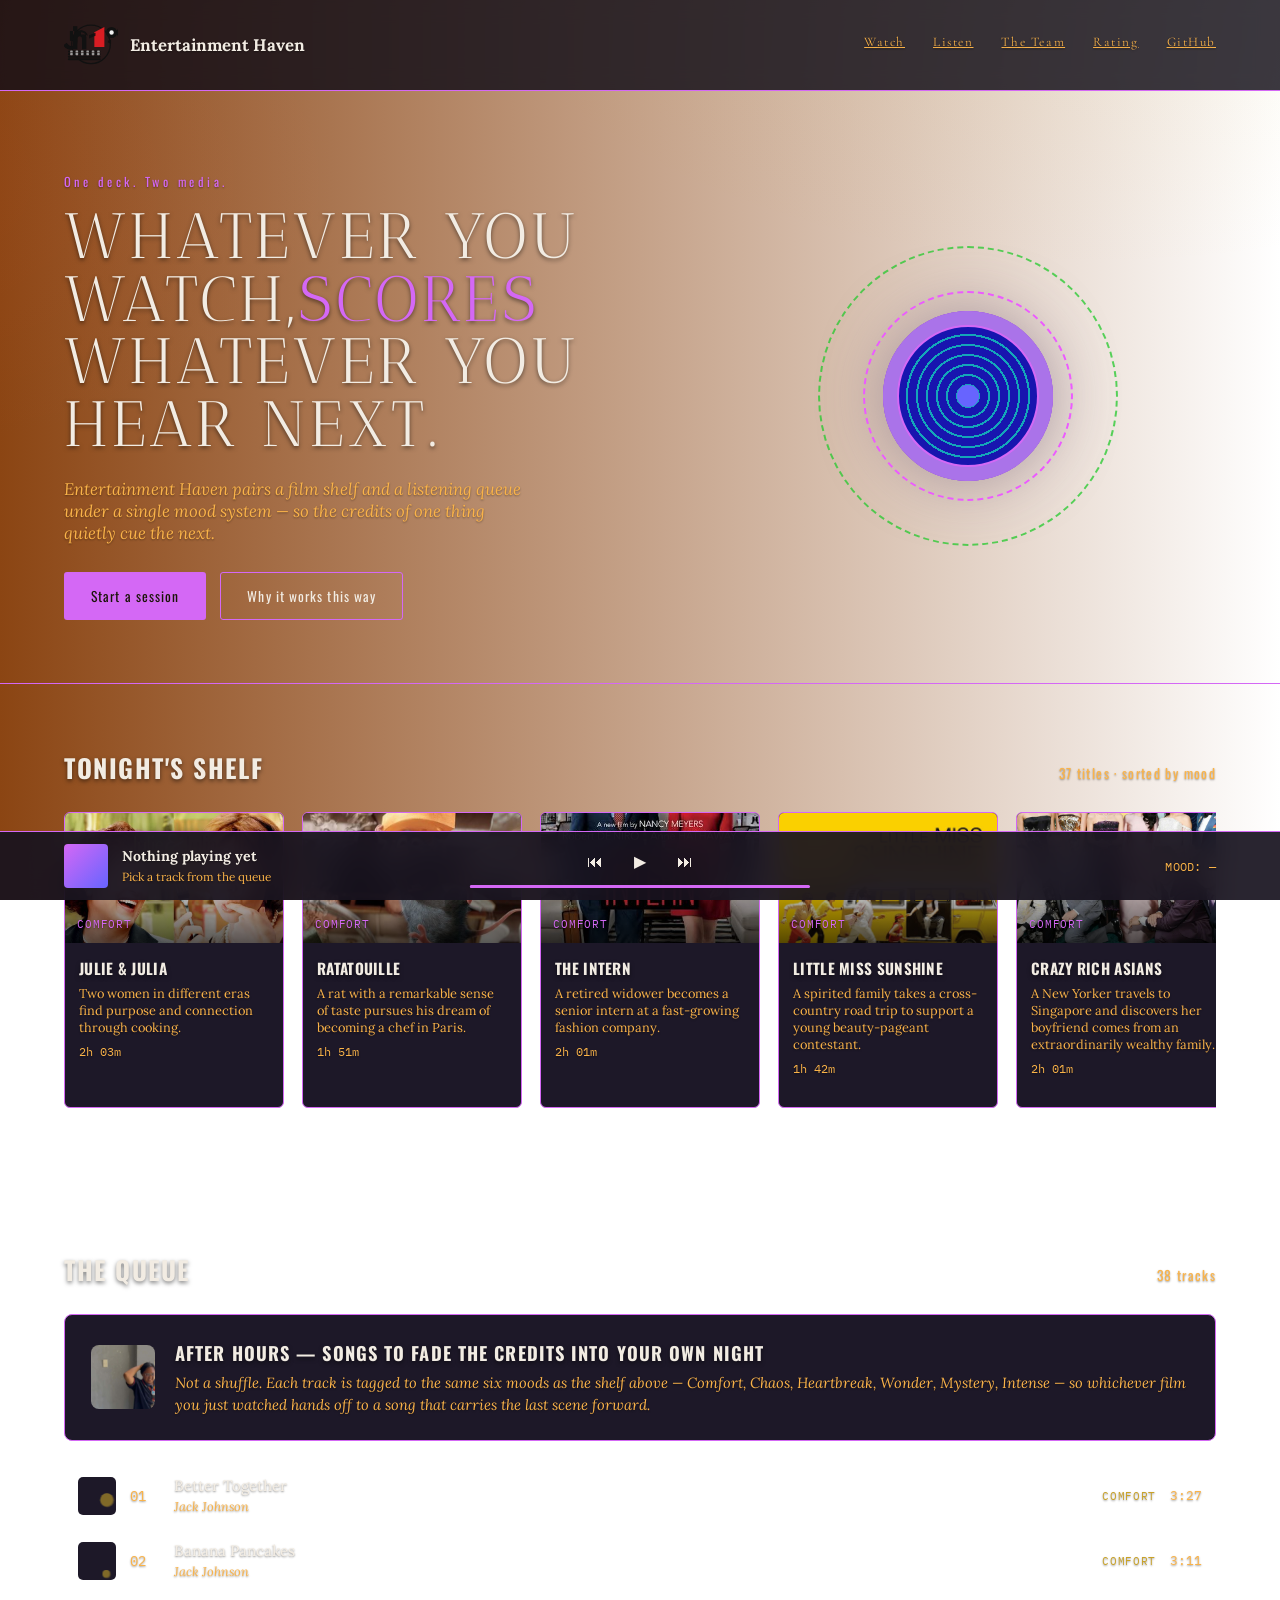
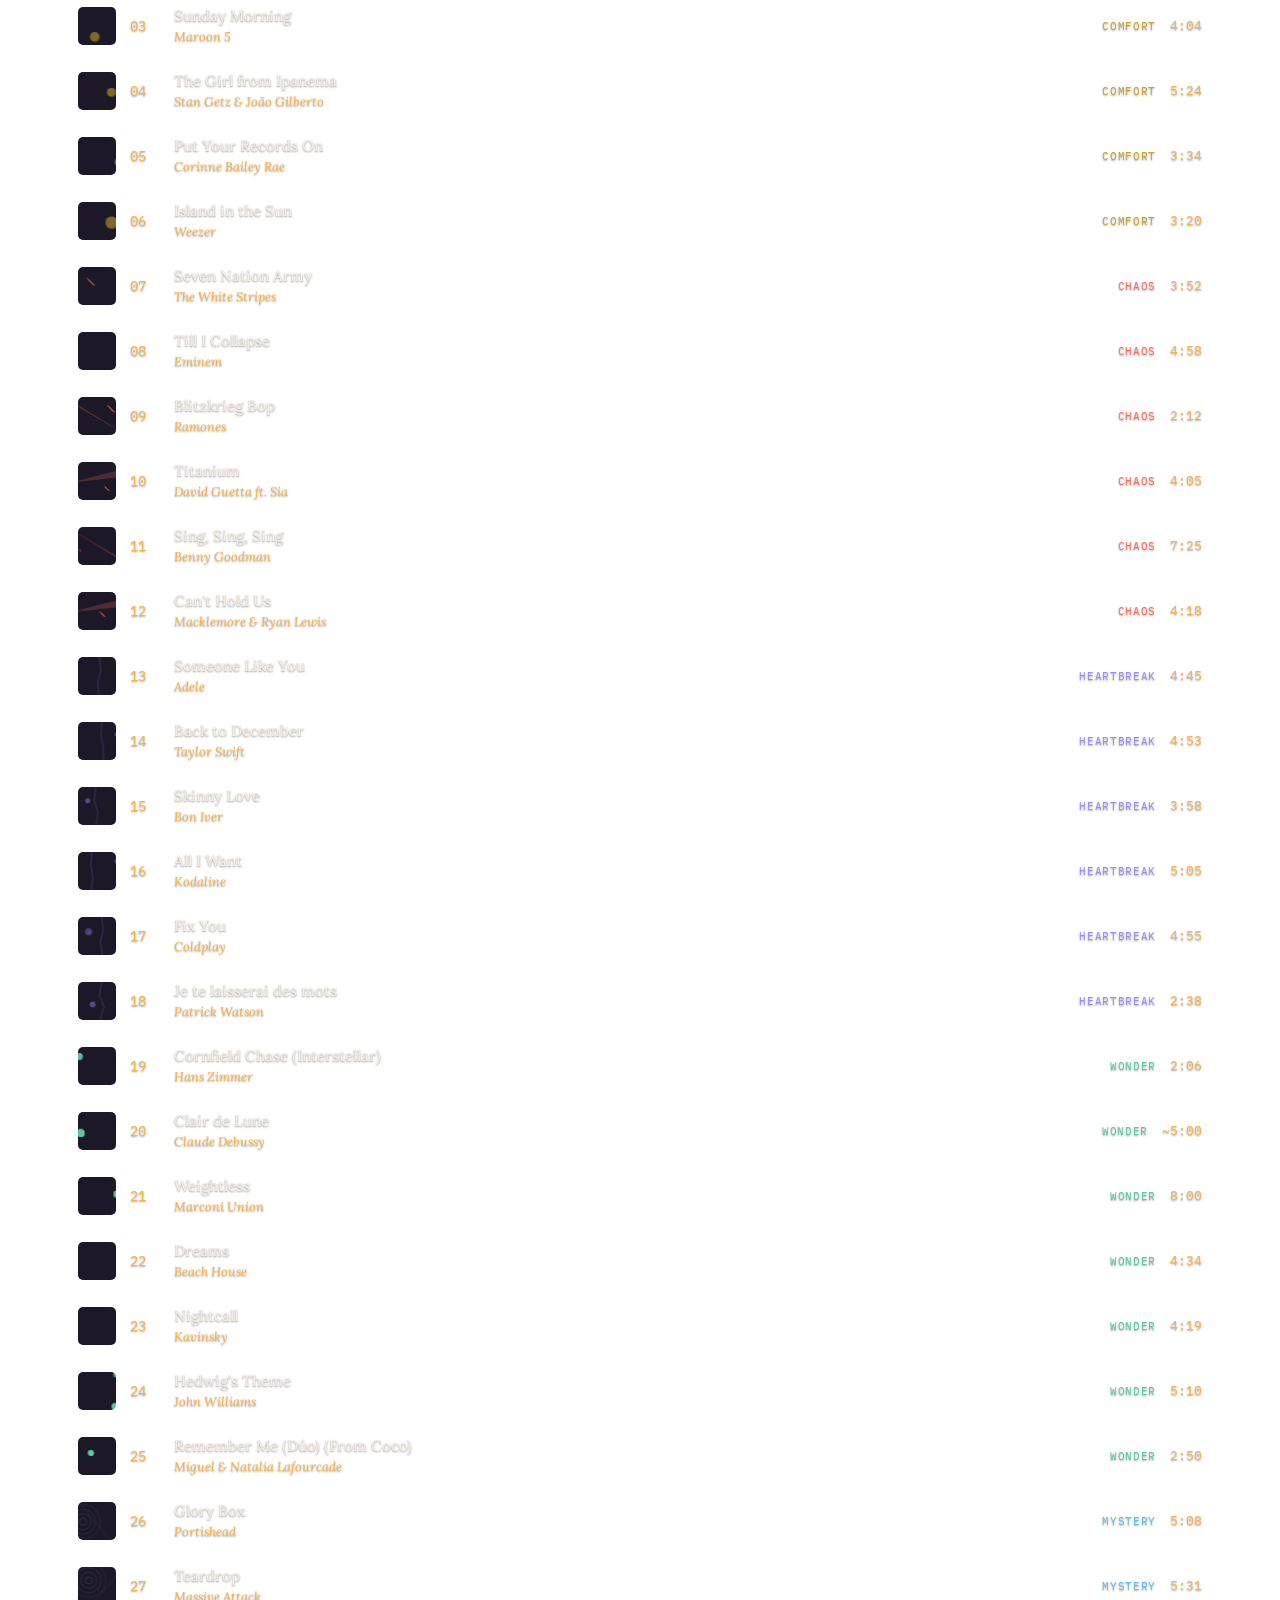
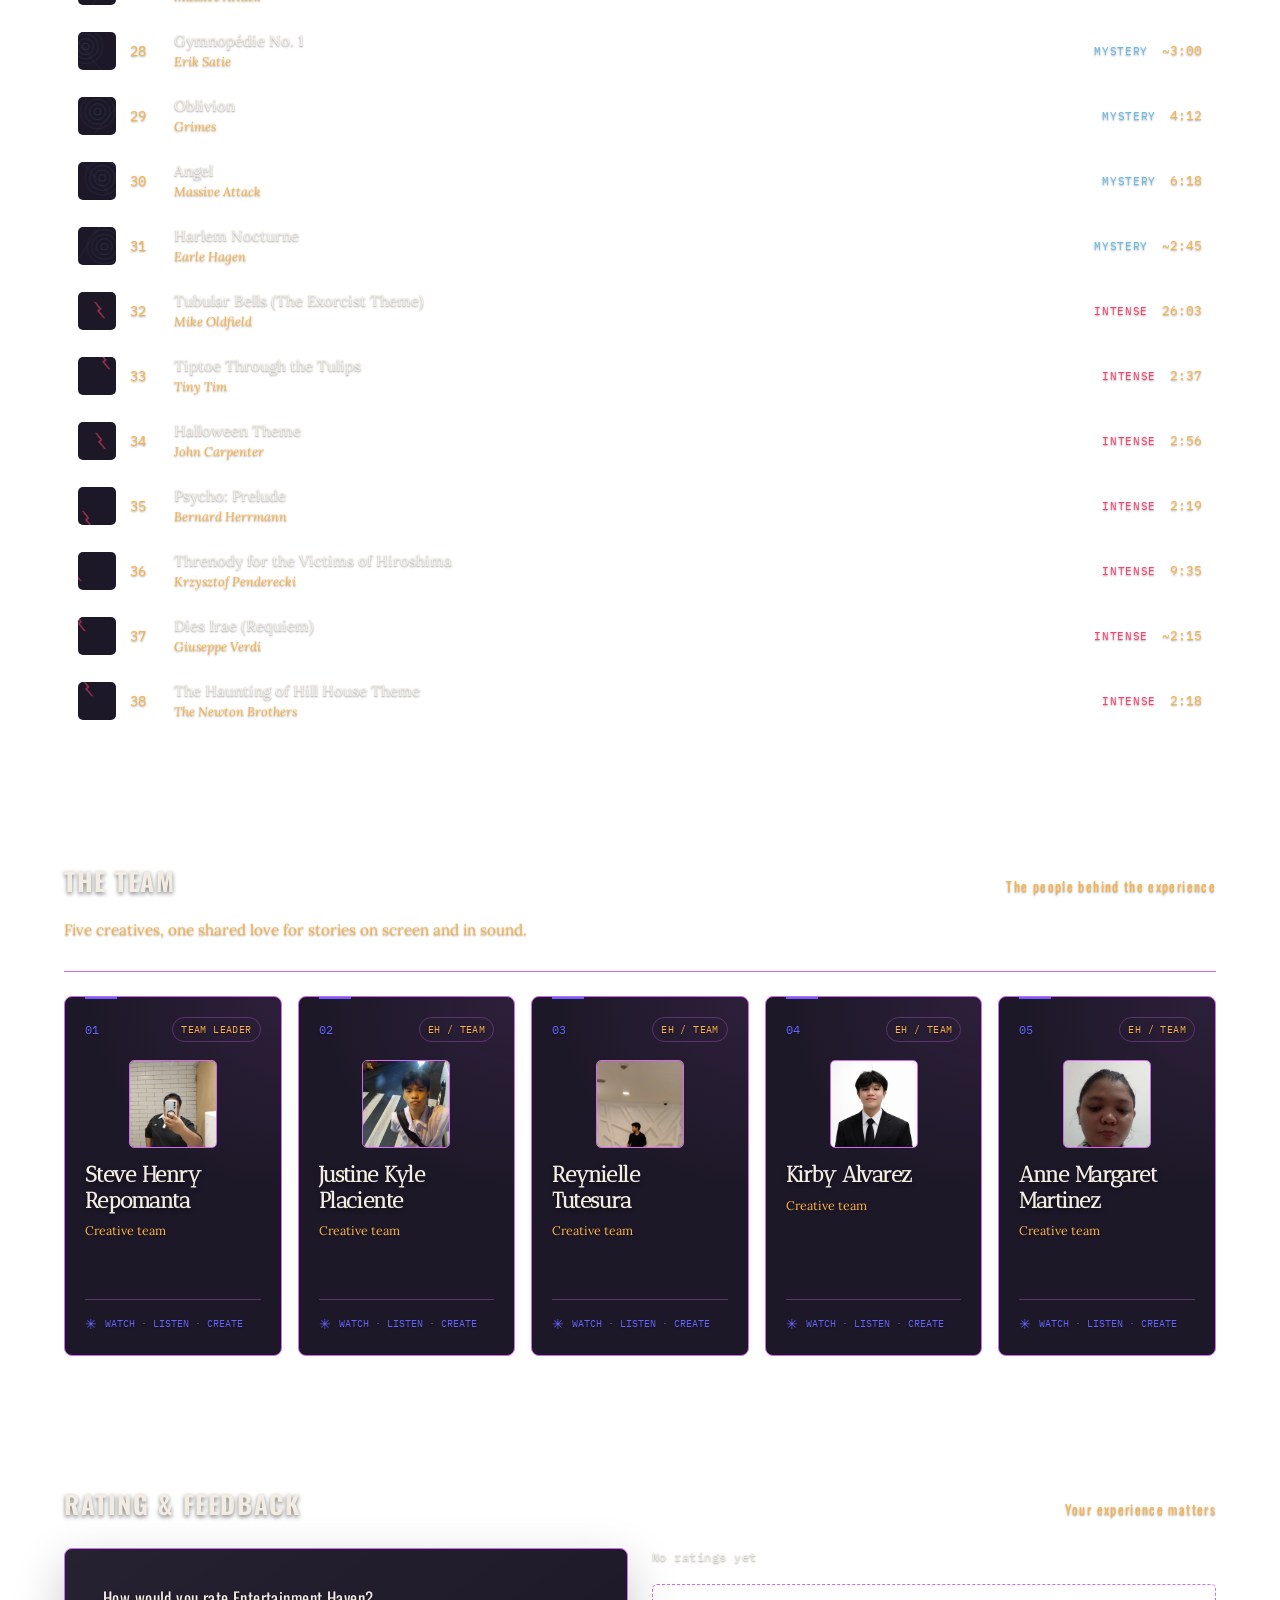
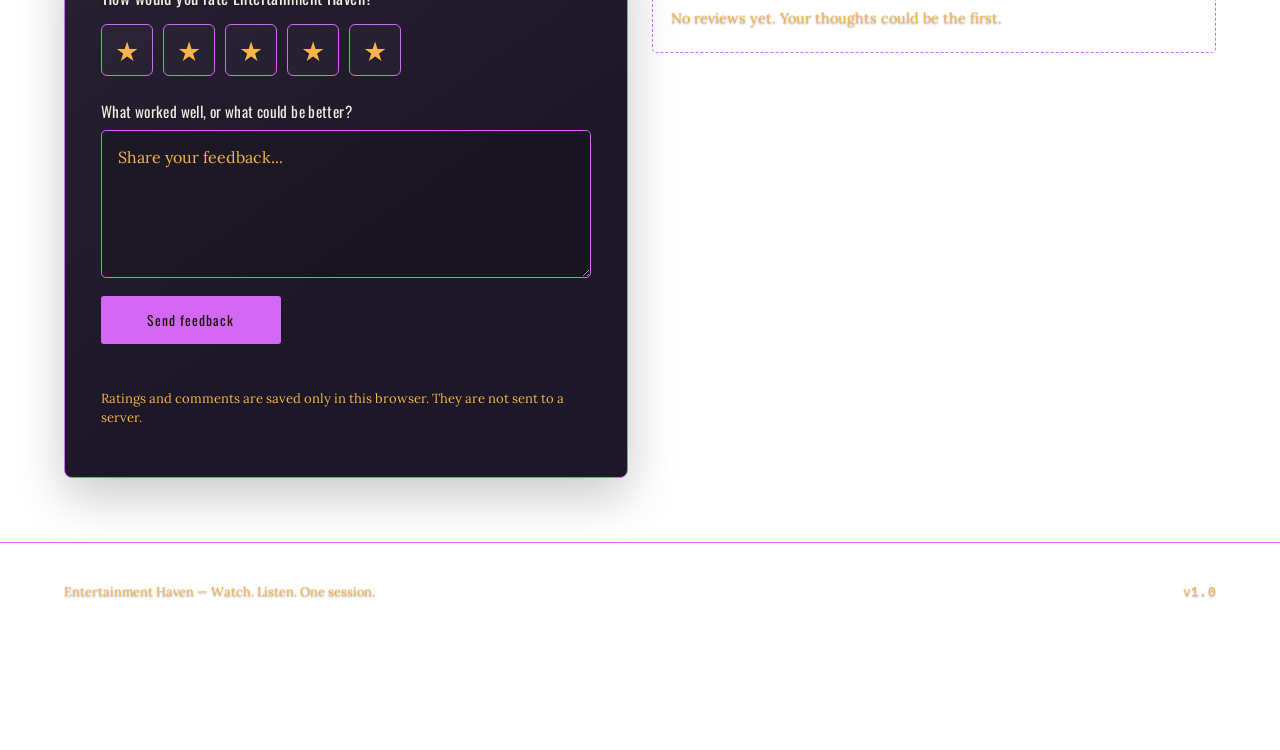
<file: index.html>
<!DOCTYPE html>
<html lang="en">
<head>
<meta charset="UTF-8">
<meta name="viewport" content="width=device-width, initial-scale=1.0">
<title>Entertainment Haven — When Music Meets Movies.</title>
<link rel="preconnect" href="https://fonts.googleapis.com">
<link href="https://fonts.googleapis.com/css2?family=Antic+Didone&family=Cormorant+Garamond:wght@400;500;600&family=Oswald:wght@400;500;600;700&family=Lora:ital,wght@0,400;0,500;1,400&family=IBM+Plex+Mono:wght@400;500&display=swap" rel="stylesheet">
<link rel="stylesheet" href="css/styles.css">
</head>
<body>

<nav>
  <div class="brand">
    <div class="brand-mark" aria-label="Entertainment Haven logo" role="img">
      <svg viewBox="0 0 420 380" xmlns="http://www.w3.org/2000/svg" aria-hidden="true">
        <g fill="none" fill-rule="evenodd">
          <circle cx="210" cy="185" r="150" stroke="#111111" stroke-width="10"/>
          <g transform="translate(30,20)">
            <g transform="translate(0,25)">
              <path d="M40 115V0h34v115c0 37-22 66-54 66-9 0-18-2-27-7-12-6-21-15-28-27l26-19c5 8 10 13 17 18 9 6 18 8 28 8 16 0 26-9 26-33V115H40zm-24-4V37h34v74H16z" fill="#111111"/>
              <path d="M102 45c24 0 42 17 42 42v92h-34v-84c0-11-8-19-18-19s-18 8-18 19v84H40V87c0-32 25-57 58-57 32 0 53 18 57 44-11-7-23-11-37-11h-16z" fill="#111111"/>
            </g>
            <g transform="translate(148,0)">
              <path d="M58 70L136 30v155H58V70z" fill="#d91d23"/>
              <path d="M17 95l50-20v24L17 119V95zm146 41l25-7v29l-25-7z" fill="#111111" opacity="0.9"/>
              <g transform="translate(150,10)">
                <circle cx="42" cy="63" r="43" fill="#111111"/>
                <circle cx="42" cy="63" r="17" fill="#f2f2f2"/>
                <circle cx="124" cy="63" r="43" fill="#111111"/>
                <circle cx="124" cy="63" r="17" fill="#f2f2f2"/>
                <circle cx="206" cy="63" r="43" fill="#111111"/>
                <circle cx="206" cy="63" r="17" fill="#f2f2f2"/>
              </g>
            </g>
          </g>
          <g transform="translate(30,215)">
            <g fill="#111111">
              <rect x="0" y="18" width="255" height="16" rx="8"/>
              <rect x="0" y="38" width="255" height="16" rx="8"/>
              <rect x="0" y="58" width="255" height="16" rx="8"/>
              <rect x="0" y="78" width="255" height="16" rx="8"/>
            </g>
            <g fill="#f5f5f5" opacity="0.6">
              <rect x="18" y="18" width="20" height="16" rx="3"/>
              <rect x="60" y="18" width="20" height="16" rx="3"/>
              <rect x="102" y="18" width="20" height="16" rx="3"/>
              <rect x="144" y="18" width="20" height="16" rx="3"/>
              <rect x="186" y="18" width="20" height="16" rx="3"/>
              <rect x="228" y="18" width="20" height="16" rx="3"/>
              <rect x="18" y="38" width="20" height="16" rx="3"/>
              <rect x="60" y="38" width="20" height="16" rx="3"/>
              <rect x="102" y="38" width="20" height="16" rx="3"/>
              <rect x="144" y="38" width="20" height="16" rx="3"/>
              <rect x="186" y="38" width="20" height="16" rx="3"/>
              <rect x="228" y="38" width="20" height="16" rx="3"/>
            </g>
          </g>
        </g>
      </svg>
    </div>
    Entertainment Haven
  </div>

  <div class="navlinks">
    <a href="#watch">Watch</a>
    <a href="#listen">Listen</a>
    <a href="#about">The Team</a>
    <a href="#rating">Rating</a>
    <a href="https://cidmiyamura911-ux.github.io/Entertainment-Haven/" target="_blank" rel="noopener">GitHub</a>
  </div>
</nav>

<section class="hero">
  <div>
    <div class="hero-eyebrow">One deck. Two media.</div>
    <h1>Whatever you<br>watch,<em>scores</em><br>whatever you<br>hear next.</h1>
    <p>Entertainment Haven pairs a film shelf and a listening queue under a single mood system — so the credits of one thing quietly cue the next.</p>
    <div class="cta-row">
      <button class="btn btn-solid" onclick="document.getElementById('watch').scrollIntoView()">Start a session</button>
      <button class="btn btn-ghost" onclick="document.getElementById('about').scrollIntoView()">Why it works this way</button>
    </div>
  </div>
  <div class="signature">
    <div class="reel-ring"></div>
    <div class="reel-ring small"></div>
    <div class="disc"></div>
  </div>
</section>

<section id="watch">
  <div class="section-head">
    <h2>Tonight's shelf</h2>
    <span class="tag">37 titles · sorted by mood</span>
  </div>
  <div class="shelf" id="shelfRow"></div>
</section>

<dialog class="movie-dialog" id="movieDialog" aria-labelledby="movieTitle">
  <div class="movie-shell">
    <aside class="movie-suggestions" aria-label="Related suggestions">
      <div class="suggestion-group">
        <h3>More films</h3>
        <div class="suggestion-list" id="movieSuggestions"></div>
      </div>
      <div class="suggestion-group">
        <h3>Music for this mood</h3>
        <div class="suggestion-list" id="musicSuggestions"></div>
      </div>
    </aside>
    <section class="movie-view" aria-label="Movie details and playback">
      <header class="movie-view-header">
        <div>
          <p id="movieMood" class="mono"></p>
          <h2 id="movieTitle"></h2>
          <p id="movieYear"></p>
        </div>
        <button class="movie-close" id="movieClose" type="button" aria-label="Close movie viewer" title="Close">×</button>
      </header>
      <p class="movie-description" id="movieDescription"></p>
      <div class="movie-tabs" role="tablist" aria-label="Movie playback mode">
        <button class="movie-tab" id="trailerTab" type="button" role="tab" aria-selected="true" aria-controls="movieMedia" data-mode="trailer">Trailer</button>
        <button class="movie-tab" id="movieTab" type="button" role="tab" aria-selected="false" aria-controls="movieMedia" data-mode="movie">Movie</button>
      </div>
      <div class="movie-media" id="movieMedia" role="tabpanel" aria-labelledby="trailerTab">
        <iframe
          id="movieVideo"
          src=""
          title="Trailer"
          frameborder="0"
          allow="accelerometer; autoplay; clipboard-write; encrypted-media; gyroscope; picture-in-picture"
          referrerpolicy="strict-origin-when-cross-origin"
          allowfullscreen
          hidden
        ></iframe>
        <video id="movieNativeVideo" controls playsinline hidden style="width:100%; height:100%; object-fit:contain;"></video>
        <div class="movie-empty" id="movieEmpty">
          <strong id="movieMediaTitle">Trailer unavailable</strong>
          <p id="movieMediaMessage">Add a trailer video to the site to play it here.</p>
          <a class="youtube-fallback-link" id="movieVideoLink" target="_blank" rel="noopener" hidden>Watch on YouTube</a>
        </div>
      </div>
      <div style="display:flex; justify-content:space-between; align-items:center; flex-wrap:wrap; gap:10px; margin-top:12px;">
        <p class="movie-meta" style="margin:0;">Choose a related film or track from the left.</p>
        <a id="movieExternalLink" class="btn btn-ghost" href="#" target="_blank" rel="noopener noreferrer" style="font-size:0.75rem; padding:6px 14px; text-decoration:none; display:none;">Watch on YouTube ↗</a>
      </div>
    </section>
  </div>
</dialog>

<section id="listen">
  <div class="section-head">
    <h2>The queue</h2>
    <span class="tag">38 tracks</span>
  </div>

  <div class="playlist-intro">
    <img class="playlist-photo" src="images/this%20photo.jpg" alt="Team member featured in the playlist banner">
    <div>
      <h3>After Hours — songs to fade the credits into your own night</h3>
      <p>Not a shuffle. Each track is tagged to the same six moods as the shelf above — Comfort, Chaos, Heartbreak, Wonder, Mystery, Intense — so whichever film you just watched hands off to a song that carries the last scene forward.</p>
    </div>
  </div>

  <div class="youtube-track-player" id="musicVideoPlayer" hidden>
    <iframe
      id="musicVideo"
      src="about:blank"
      title="Music video"
      allow="accelerometer; clipboard-write; encrypted-media; gyroscope; picture-in-picture"
      referrerpolicy="strict-origin-when-cross-origin"
      allowfullscreen
    ></iframe>
    <a class="youtube-fallback-link" id="musicVideoLink" target="_blank" rel="noopener" hidden>Listen on YouTube</a>
  </div>

  <div id="trackList"></div>
</section>

<section id="about">
  <div class="section-head">
    <h2>The Team</h2>
    <span class="tag">The people behind the experience</span>
  </div>
  <p class="team-intro">Five creatives, one shared love for stories on screen and in sound.</p>
  <ol class="team-grid" aria-label="Entertainment Haven team">
    <li class="team-card">
      <div class="team-card-top"><span class="team-number">01</span><span class="team-badge">TEAM LEADER</span></div>
      <div class="team-photo" aria-hidden="true"><img src="team/Steve.jpg" alt="Steve Henry Repomanta"></div>
      <h3>Steve Henry<br>Repomanta</h3>
      <p class="team-role">Creative team</p>
      <div class="team-card-footer"><span class="team-spark" aria-hidden="true">✳</span><span>Watch · Listen · Create</span></div>
    </li>
    <li class="team-card">
      <div class="team-card-top"><span class="team-number">02</span><span class="team-badge">EH / TEAM</span></div>
      <div class="team-photo" aria-hidden="true"><img src="team/Justin.jpg" alt="Justine Kyle Placiente"></div>
      <h3>Justine Kyle<br>Placiente</h3>
      <p class="team-role">Creative team</p>
      <div class="team-card-footer"><span class="team-spark" aria-hidden="true">✳</span><span>Watch · Listen · Create</span></div>
    </li>
    <li class="team-card">
      <div class="team-card-top"><span class="team-number">03</span><span class="team-badge">EH / TEAM</span></div>
      <div class="team-photo" aria-hidden="true"><img src="team/Reynielle.jpg" alt="Reynielle Tutesura"></div>
      <h3>Reynielle<br>Tutesura</h3>
      <p class="team-role">Creative team</p>
      <div class="team-card-footer"><span class="team-spark" aria-hidden="true">✳</span><span>Watch · Listen · Create</span></div>
    </li>
    <li class="team-card">
      <div class="team-card-top"><span class="team-number">04</span><span class="team-badge">EH / TEAM</span></div>
      <div class="team-photo" aria-hidden="true"><img src="team/Kirby.jpg" alt="Kirby Alvarez"></div>
      <h3>Kirby Alvarez</h3>
      <p class="team-role">Creative team</p>
      <div class="team-card-footer"><span class="team-spark" aria-hidden="true">✳</span><span>Watch · Listen · Create</span></div>
    </li>
    <li class="team-card">
      <div class="team-card-top"><span class="team-number">05</span><span class="team-badge">EH / TEAM</span></div>
      <div class="team-photo" aria-hidden="true"><img src="team/Anne.jpg" alt="Anne Margaret Martinez"></div>
      <h3>Anne Margaret<br>Martinez</h3>
      <p class="team-role">Creative team</p>
      <div class="team-card-footer"><span class="team-spark" aria-hidden="true">✳</span><span>Watch · Listen · Create</span></div>
    </li>
  </ol>
</section>

<section id="rating">
  <div class="section-head">
    <h2>Rating &amp; feedback</h2>
    <span class="tag">Your experience matters</span>
  </div>
  <div class="rating-grid">
    <form class="rating-form" id="ratingForm">
      <fieldset>
        <legend>How would you rate Entertainment Haven?</legend>
        <div class="rating-options" role="radiogroup" aria-label="Choose a rating from one to five stars">
          <label class="rating-choice"><input type="radio" name="rating" value="1" required aria-label="1 star"><span aria-hidden="true">★</span></label>
          <label class="rating-choice"><input type="radio" name="rating" value="2" aria-label="2 stars"><span aria-hidden="true">★</span></label>
          <label class="rating-choice"><input type="radio" name="rating" value="3" aria-label="3 stars"><span aria-hidden="true">★</span></label>
          <label class="rating-choice"><input type="radio" name="rating" value="4" aria-label="4 stars"><span aria-hidden="true">★</span></label>
          <label class="rating-choice"><input type="radio" name="rating" value="5" aria-label="5 stars"><span aria-hidden="true">★</span></label>
        </div>
      </fieldset>
      <label for="feedbackText">What worked well, or what could be better?</label>
      <textarea id="feedbackText" name="feedback" maxlength="800" required placeholder="Share your feedback..."></textarea>
      <button class="btn btn-solid" type="submit">Send feedback</button>
      <p class="rating-status" id="ratingStatus" role="status" aria-live="polite"></p>
      <p class="rating-note">Ratings and comments are saved only in this browser. They are not sent to a server.</p>
    </form>
    <div>
      <p class="rating-summary" id="ratingSummary" aria-live="polite">No ratings yet</p>
      <ol class="feedback-list" id="feedbackList" aria-label="Recent feedback"></ol>
    </div>
  </div>
</section>
<footer>
  <span>Entertainment Haven — Watch. Listen. One session.</span>
  <span class="mono">v1.0</span>
</footer>

<div class="deck">
  <div class="deck-media">
    <div class="deck-thumb" id="deckThumb"></div>
    <div>
      <strong id="deckTitle">Nothing playing yet</strong>
      <span id="deckSub">Pick a track from the queue</span>
    </div>
  </div>
  <div class="deck-controls">
    <div class="deck-btns">
      <button type="button" title="Previous" onclick="prevTrack()">⏮</button>
      <button class="play-toggle" id="playToggle" onclick="togglePlay()">▶</button>
      <button type="button" title="Next" onclick="nextTrack()">⏭</button>
    </div>
    <div class="scrub"><div class="fill" id="scrubFill"></div></div>
  </div>
  <div class="deck-right">
    <span id="moodBadge" class="mono">MOOD: —</span>
  </div>
</div>

<audio id="mainAudio" loop preload="auto">
  <source src="./audios/YUNDI%20plays%20Mozart_%20Piano%20Sonata%20No.%2011%20in%20A%20Major%2C%20K.%20331%20_Alla%20Turca__%20III.%20Rondo%20alla%20Turca%20%5Bn2Tru4Qa3pc%5D%20%281%29.mp3" type="audio/mpeg">
  <source src="https://cidmiyamura911-ux.github.io/Entertainment-Haven/audios/YUNDI%20plays%20Mozart_%20Piano%20Sonata%20No.%2011%20in%20A%20Major%2C%20K.%20331%20_Alla%20Turca__%20III.%20Rondo%20alla%20Turca%20%5Bn2Tru4Qa3pc%5D%20%281%29.mp3" type="audio/mpeg">
</audio>
<audio id="queueAudio" preload="none"></audio>

<script src="js/script.js"></script>
</body>
</html>
</file>
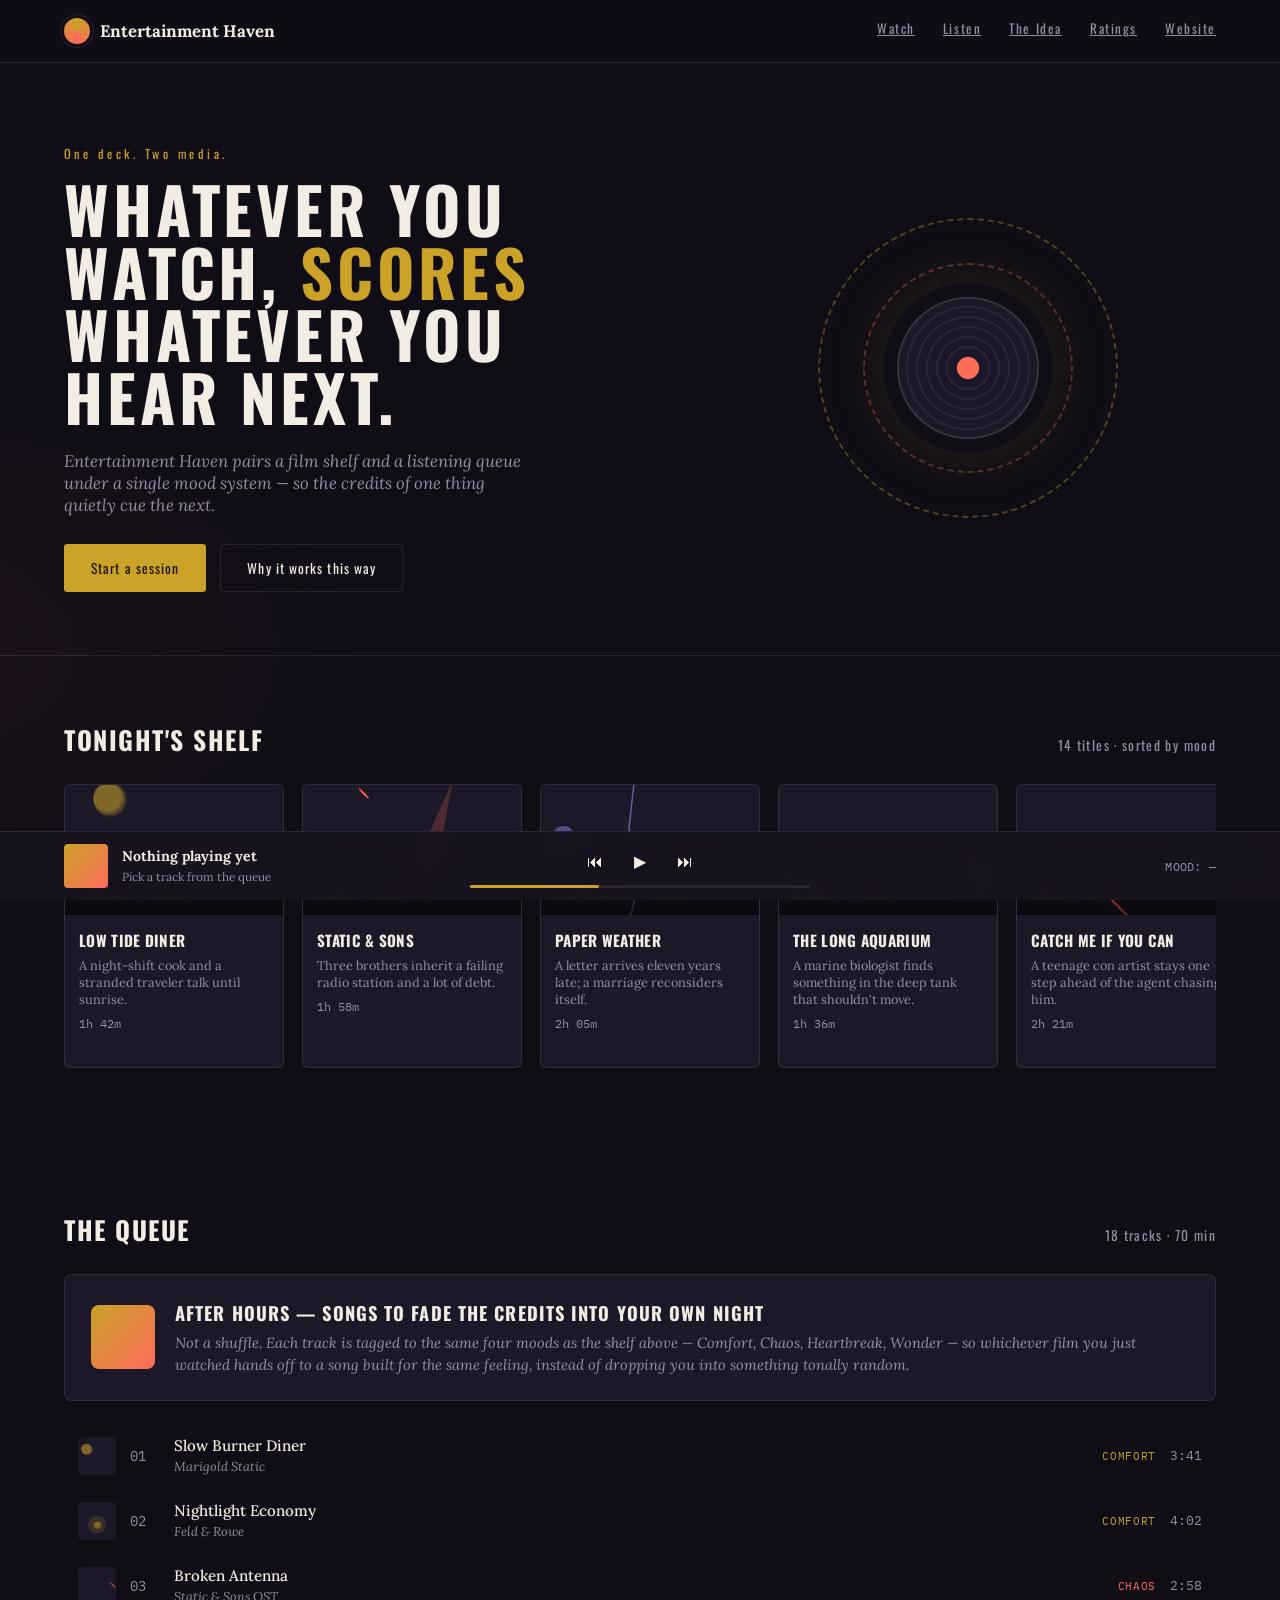
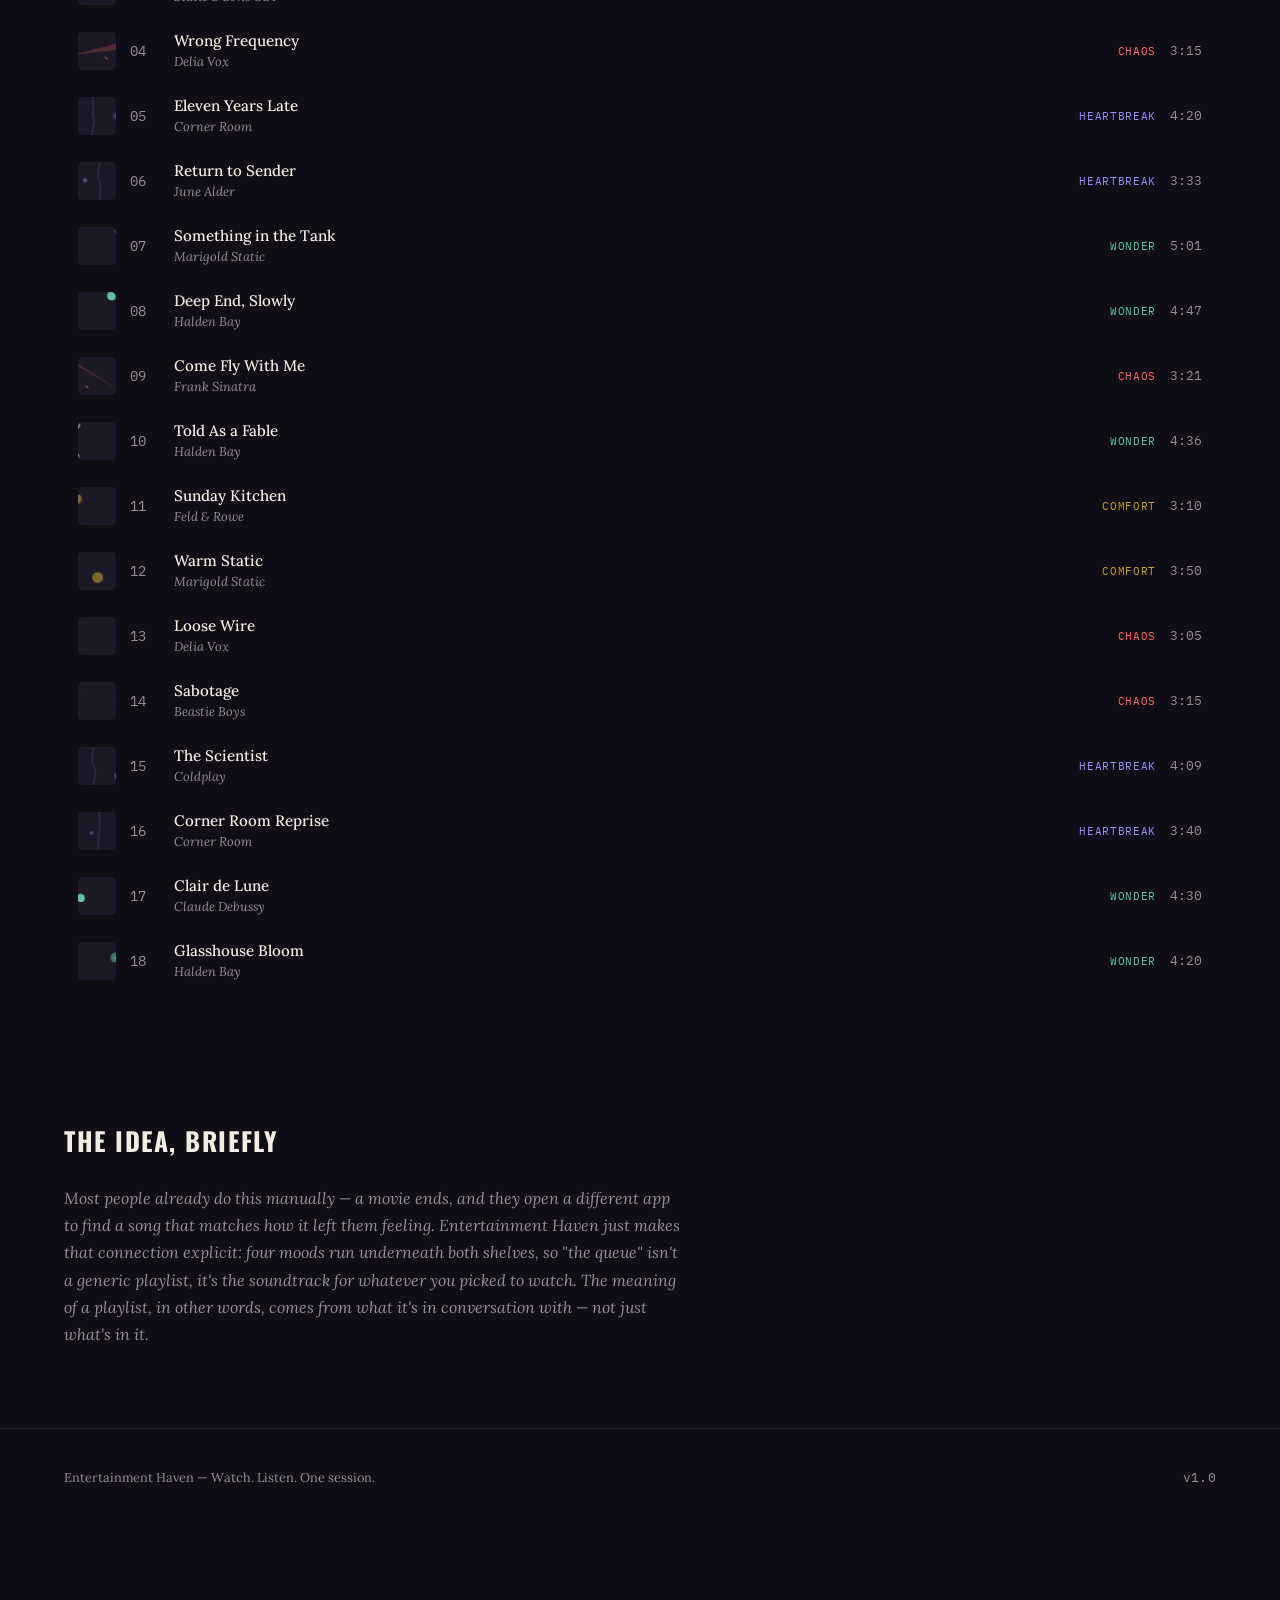
<file: copy.html>
<!DOCTYPE html>
<html lang="en">
<head>
<meta charset="UTF-8">
<meta name="viewport" content="width=device-width, initial-scale=1.0">
<title>Entertainment Haven — When Music Meets Movies.</title>
<link rel="preconnect" href="https://fonts.googleapis.com">
<link href="https://fonts.googleapis.com/css2?family=Oswald:wght@400;500;600;700&family=Lora:ital,wght@0,400;0,500;1,400&family=IBM+Plex+Mono:wght@400;500&display=swap" rel="stylesheet">
<style>
  :root{
    --bg: #100d16;
    --bg-soft: #17131f;
    --panel: #1d1828;
    --panel-hi: #251f33;
    --gold: #c9a227;
    --gold-dim: #8a7223;
    --coral: #ff6b5b;
    --text: #f2ece3;
    --muted: #948da3;
    --hair: rgba(242,236,227,0.09);
  }
  *{box-sizing:border-box;}
  html{scroll-behavior:smooth;}
  body{
    margin:0;
    background:
      radial-gradient(1100px 600px at 85% -10%, rgba(201,162,39,0.08), transparent 60%),
      radial-gradient(900px 500px at -10% 20%, rgba(255,107,91,0.06), transparent 55%),
      var(--bg);
    color:var(--text);
    font-family:'Lora', serif;
    -webkit-font-smoothing:antialiased;
    padding-bottom:110px; /* room for now-playing deck */
  }
  h1,h2,h3,.disp{font-family:'Oswald',sans-serif; text-transform:uppercase; letter-spacing:0.06em;}
  .mono{font-family:'IBM Plex Mono',monospace; letter-spacing:0.02em;}
  a{color:inherit;}

  /* ---------- NAV ---------- */
  nav{
    position:sticky; top:0; z-index:50;
    display:flex; align-items:center; justify-content:space-between;
    padding:18px 5vw;
    background:rgba(16,13,22,0.82);
    backdrop-filter:blur(10px);
    border-bottom:1px solid var(--hair);
  }
  .brand{display:flex; align-items:center; gap:10px; font-size:1.05rem; font-weight:700;}
  .brand .mark{
    width:26px; height:26px; border-radius:50%;
    background:conic-gradient(var(--gold), var(--coral), var(--gold));
    box-shadow:0 0 0 3px var(--bg), 0 0 0 4px var(--hair);
  }
  .navlinks{display:flex; gap:28px; font-family:'Oswald',sans-serif; font-size:0.82rem; letter-spacing:0.12em; color:var(--muted);}
  .navlinks a{padding-bottom:4px; border-bottom:2px solid transparent; transition:.2s;}
  .navlinks a:hover{color:var(--text); border-color:var(--gold);}

  /* ---------- HERO ---------- */
  .hero{
    position:relative;
    padding:9vh 5vw 7vh;
    display:grid; grid-template-columns:1.1fr 0.9fr; gap:48px;
    align-items:center;
    border-bottom:1px solid var(--hair);
    overflow:hidden;
  }
  .hero-eyebrow{color:var(--gold); font-family:'Oswald',sans-serif; font-size:0.78rem; letter-spacing:0.28em; margin-bottom:14px;}
  .hero h1{font-size:clamp(2.4rem, 5vw, 4.4rem); line-height:0.98; margin:0 0 22px;}
  .hero h1 em{font-style:normal; color:var(--gold);}
  .hero p{color:var(--muted); font-size:1.05rem; max-width:46ch; margin:0 0 28px; font-style:italic;}
  .cta-row{display:flex; gap:14px;}
  .btn{
    font-family:'Oswald',sans-serif; letter-spacing:0.08em; font-size:0.85rem;
    padding:13px 26px; border-radius:3px; cursor:pointer; border:1px solid transparent;
    transition:.2s;
  }
  .btn-solid{background:var(--gold); color:#1a1408;}
  .btn-solid:hover{background:#e0b62c;}
  .btn-ghost{border-color:var(--hair); color:var(--text); background:transparent;}
  .btn-ghost:hover{border-color:var(--gold); color:var(--gold);}

  /* film-reel / vinyl signature graphic */
  .signature{position:relative; height:340px; display:flex; align-items:center; justify-content:center;}
  .reel-ring{
    position:absolute; width:300px; height:300px; border-radius:50%;
    border:2px dashed rgba(201,162,39,0.35);
    animation:spin 26s linear infinite;
  }
  .reel-ring.small{width:210px; height:210px; border-color:rgba(255,107,91,0.3); animation-duration:18s; animation-direction:reverse;}
  .disc{
    width:170px; height:170px; border-radius:50%;
    background: repeating-radial-gradient(circle at center, #2a2438 0 2px, #1d1828 2px 10px);
    box-shadow:0 0 60px rgba(201,162,39,0.15), inset 0 0 0 14px #100d16, inset 0 0 0 16px var(--hair);
    display:flex; align-items:center; justify-content:center;
    animation:spin 9s linear infinite;
  }
  .disc::after{content:""; width:22px; height:22px; border-radius:50%; background:var(--coral);}
  @keyframes spin{to{transform:rotate(360deg);}}
  @media (prefers-reduced-motion: reduce){ .reel-ring,.disc{animation:none;} }

  /* ---------- SECTIONS ---------- */
  section{padding:64px 5vw;}
  .section-head{display:flex; align-items:baseline; justify-content:space-between; margin-bottom:26px; flex-wrap:wrap; gap:10px;}
  .section-head h2{font-size:1.6rem; margin:0;}
  .section-head .tag{color:var(--muted); font-size:0.85rem; font-family:'Oswald',sans-serif; letter-spacing:0.1em;}

  /* ---------- WATCH SHELF ---------- */
  .shelf{display:flex; gap:18px; overflow-x:auto; padding-bottom:14px; scrollbar-width:thin;}
  .shelf::-webkit-scrollbar{height:6px;}
  .shelf::-webkit-scrollbar-thumb{background:var(--panel-hi); border-radius:4px;}
  .card{
    flex:0 0 220px; background:var(--panel); border:1px solid var(--hair); border-radius:6px;
    overflow:hidden; cursor:pointer; transition:.25s transform, .25s box-shadow;
    position:relative;
  }
  .card:hover{transform:translateY(-6px); box-shadow:0 18px 34px rgba(0,0,0,0.45);}
  .poster{
    height:130px; display:flex; align-items:flex-end; padding:12px;
    background-size:cover; background-position:center;
    position:relative;
  }
  .poster::before{content:""; position:absolute; inset:0; background:linear-gradient(180deg, transparent 40%, rgba(0,0,0,0.65));}
  .poster .mood{position:relative; z-index:1; font-family:'IBM Plex Mono',monospace; font-size:0.68rem; letter-spacing:0.08em; color:var(--gold); text-transform:uppercase;}
  .card-body{padding:14px;}
  .card-body h3{font-size:0.95rem; margin:0 0 6px; letter-spacing:0.02em;}
  .card-body p{margin:0; font-size:0.8rem; color:var(--muted); font-style:normal;}
  .runtime{margin-top:8px; font-size:0.72rem; color:var(--muted); font-family:'IBM Plex Mono',monospace;}

  /* ---------- LISTEN LIST ---------- */
  .playlist-intro{
    background:var(--panel); border:1px solid var(--hair); border-radius:8px;
    padding:24px 26px; margin-bottom:22px; display:grid; grid-template-columns:auto 1fr; gap:20px; align-items:center;
  }
  .playlist-intro .swatch{width:64px; height:64px; border-radius:8px; background:linear-gradient(135deg, var(--gold), var(--coral)); flex-shrink:0;}
  .playlist-intro h3{margin:0 0 6px; font-size:1.15rem;}
  .playlist-intro p{margin:0; color:var(--muted); font-size:0.92rem; font-style:italic; line-height:1.5;}

  .track-row{
    display:grid; grid-template-columns:38px 30px 1fr auto auto; gap:14px; align-items:center;
    padding:13px 14px; border-radius:5px; cursor:pointer; transition:.15s background;
  }
  .t-cover{width:38px; height:38px; border-radius:5px; background-size:cover; background-position:center; flex-shrink:0;}
  .track-row:hover{background:var(--panel);}
  .track-row.playing{background:var(--panel-hi);}
  .idx{color:var(--muted); font-family:'IBM Plex Mono',monospace; font-size:0.85rem;}
  .track-row.playing .idx{color:var(--coral);}
  .t-main strong{display:block; font-size:0.95rem; font-weight:500;}
  .t-main span{font-size:0.8rem; color:var(--muted); font-style:italic;}
  .t-tag{font-size:0.68rem; font-family:'IBM Plex Mono',monospace; color:var(--gold); text-transform:uppercase; letter-spacing:0.06em; white-space:nowrap;}
  .t-time{font-size:0.8rem; color:var(--muted); font-family:'IBM Plex Mono',monospace;}
  
    /* ---------- RATINGS & FEEDBACK ---------- */
  .rating-grid{display:grid; grid-template-columns:minmax(0,1fr) minmax(0,1fr); gap:48px; align-items:start;}
  .rating-form{max-width:560px;}
  .rating-form label,.rating-form legend{font-family:'NEW TIME ROMAN',sans-serif; color:var(--text);}
  .rating-form fieldset{border:0; padding:0; margin:0 0 20px;}
  .rating-form legend{margin-bottom:10px;}
  .rating-options{display:flex; gap:8px;}
  .rating-choice{position:relative; display:grid; place-items:center; width:44px; height:44px; cursor:pointer;}
  .rating-choice input{position:absolute; inset:0; z-index:1; width:100%; height:100%; opacity:0; cursor:pointer;}
  .rating-choice span{color:var(--muted); font-size:2rem; line-height:1; pointer-events:none; transition:color .15s;}
  .rating-choice.is-active span{color:var(--gold);}
  .rating-choice input:focus-visible + span{outline:2px solid var(--coral); outline-offset:4px;}
  .rating-form textarea{display:block; width:100%; min-height:128px; margin:8px 0 16px; padding:12px; resize:vertical; border:1px solid var(--hair); border-radius:3px; background:var(--panel); color:var(--text); font:inherit; line-height:1.5;}
  .rating-form textarea:focus{outline:2px solid var(--gold); outline-offset:2px;}
  .rating-summary{margin:0 0 16px; color:var(--gold); font-family:'IBM Plex Mono',monospace; font-size:.85rem;}
  .feedback-list{list-style:none; margin:0; padding:0;}
  .feedback-entry{padding:16px 0; border-top:1px solid var(--hair);}
  .feedback-entry-head{display:flex; justify-content:space-between; gap:16px; color:var(--muted); font-size:.78rem;}
  .feedback-entry-stars{color:var(--gold); font-size:1rem;}
  .feedback-entry p{margin:8px 0 0; line-height:1.6; overflow-wrap:anywhere;}
  .rating-note,.rating-status{color:var(--muted); font-size:.82rem; line-height:1.5;}
  .rating-status{min-height:1.5em; margin:12px 0 0;}
  
  /* ---------- NOW PLAYING DECK ---------- */
  .deck{
    position:fixed; left:0; right:0; bottom:0; z-index:60;
    background:rgba(23,19,31,0.92); backdrop-filter:blur(14px);
    border-top:1px solid var(--hair);
    padding:12px 5vw; display:grid; grid-template-columns:1fr auto 1fr; align-items:center; gap:20px;
  }
  .deck-media{display:flex; align-items:center; gap:14px; min-width:0;}
  .deck-thumb{width:44px; height:44px; border-radius:4px; background:linear-gradient(135deg,var(--gold),var(--coral)); background-size:cover; background-position:center; flex-shrink:0;}
  .deck-media div strong{display:block; font-size:0.88rem; white-space:nowrap; overflow:hidden; text-overflow:ellipsis; max-width:220px;}
  .deck-media div span{font-size:0.74rem; color:var(--muted);}
  .deck-controls{display:flex; flex-direction:column; align-items:center; gap:6px;}
  .deck-btns{display:flex; align-items:center; gap:16px;}
  .deck-btns button{background:none; border:none; color:var(--text); cursor:pointer; font-size:1rem; padding:4px;}
  .play-toggle{width:34px; height:34px; border-radius:50%; background:var(--gold); color:#1a1408; display:flex; align-items:center; justify-content:center; font-size:0.9rem;}
  .scrub{width:340px; max-width:38vw; height:3px; background:var(--hair); border-radius:2px; position:relative;}
  .scrub .fill{position:absolute; left:0; top:0; height:100%; width:38%; background:var(--gold); border-radius:2px;}
  .deck-right{display:flex; justify-content:flex-end; align-items:center; gap:10px; font-size:0.72rem; color:var(--muted); font-family:'IBM Plex Mono',monospace;}

  footer{padding:40px 5vw; color:var(--muted); font-size:0.8rem; border-top:1px solid var(--hair); display:flex; justify-content:space-between; flex-wrap:wrap; gap:10px;}

  @media (max-width:820px){
    .hero{grid-template-columns:1fr;}
    .signature{height:220px;}
    .deck{grid-template-columns:1fr auto; }
    .deck-right{display:none;}
    .scrub{width:160px;}
  }
</style>
</head>
<body>

<nav>
  <div class="brand"><span class="mark"></span> Entertainment Haven</div>
  <div class="navlinks">
    <a href="#watch">Watch</a>
    <a href="#listen">Listen</a>
    <a href="#about">The Idea</a>
    <a href="#ratings">Ratings</a>
    <a href="https://stevehenryrepomanta.github.io/Entertainment-Haven/" target="_blank" rel="noopener">Website</a>
  </div>
</nav>


<section class="hero">
  <div>
    <div class="hero-eyebrow">One deck. Two media.</div>
    <h1>Whatever you<br>watch, <em>scores</em><br>whatever you<br>hear next.</h1>
    <p>Entertainment Haven pairs a film shelf and a listening queue under a single mood system — so the credits of one thing quietly cue the next.</p>
    <div class="cta-row">
      <button class="btn btn-solid" onclick="document.getElementById('watch').scrollIntoView()">Start a session</button>
      <button class="btn btn-ghost" onclick="document.getElementById('about').scrollIntoView()">Why it works this way</button>
    </div>
  </div>
  <div class="signature">
    <div class="reel-ring"></div>
    <div class="reel-ring small"></div>
    <div class="disc"></div>
  </div>
</section>

<section id="watch">
  <div class="section-head">
    <h2>Tonight's shelf</h2>
    <span class="tag">14 titles · sorted by mood</span>
  </div>
  <div class="shelf" id="shelfRow"></div>
</section>

<section id="listen">
  <div class="section-head">
    <h2>The queue</h2>
    <span class="tag">18 tracks · 70 min</span>
  </div>

  <div class="playlist-intro">
    <div class="swatch"></div>
    <div>
      <h3>After Hours — songs to fade the credits into your own night</h3>
      <p>Not a shuffle. Each track is tagged to the same four moods as the shelf above — Comfort, Chaos, Heartbreak, Wonder — so whichever film you just watched hands off to a song built for the same feeling, instead of dropping you into something tonally random.</p>
    </div>
  </div>

  <div id="trackList"></div>
</section>

<section id="about">
  <div class="section-head"><h2>The idea, briefly</h2></div>
  <p style="max-width:62ch;color:var(--muted);font-style:italic;line-height:1.7;">
    Most people already do this manually — a movie ends, and they open a different app to find a song that matches how it left them feeling. Entertainment Haven just makes that connection explicit: four moods run underneath both shelves, so "the queue" isn't a generic playlist, it's the soundtrack for whatever you picked to watch. The meaning of a playlist, in other words, comes from what it's in conversation with — not just what's in it.
  </p>
</section>

<footer>
  <span>Entertainment Haven — Watch. Listen. One session.</span>
  <span class="mono">v1.0</span>
</footer>

<div class="deck">
  <div class="deck-media">
    <div class="deck-thumb" id="deckThumb"></div>
    <div>
      <strong id="deckTitle">Nothing playing yet</strong>
      <span id="deckSub">Pick a track from the queue</span>
    </div>
  </div>
  <div class="deck-controls">
    <div class="deck-btns">
      <button title="Previous" onclick="prevTrack()">⏮</button>
      <button class="play-toggle" id="playToggle" onclick="togglePlay()">▶</button>
      <button title="Next" onclick="nextTrack()">⏭</button>
    </div>
    <div class="scrub"><div class="fill" id="scrubFill"></div></div>
  </div>
  <div class="deck-right">
    <span id="moodBadge" class="mono">MOOD: —</span>
  </div>
</div>

<script>
const MOODS = {
  comfort:  {label:'Comfort',   color:'#c9a227'},
  chaos:    {label:'Chaos',     color:'#ff6b5b'},
  heartbreak:{label:'Heartbreak', color:'#9a8cff'},
  wonder:   {label:'Wonder',    color:'#5bc9a6'}
};

const TITLES = [
  {t:"Low Tide Diner", y:"2021", mood:"comfort", desc:"A night-shift cook and a stranded traveler talk until sunrise.", len:"1h 42m"},
  {t:"Static & Sons", y:"2019", mood:"chaos", desc:"Three brothers inherit a failing radio station and a lot of debt.", len:"1h 58m"},
  {t:"Paper Weather", y:"2023", mood:"heartbreak", desc:"A letter arrives eleven years late; a marriage reconsiders itself.", len:"2h 05m"},
  {t:"The Long Aquarium", y:"2020", mood:"wonder", desc:"A marine biologist finds something in the deep tank that shouldn't move.", len:"1h 36m"},
  {t:"Catch Me If You Can", y:"2002", mood:"chaos", desc:"A teenage con artist stays one step ahead of the agent chasing him.", len:"2h 21m"},
  {t:"The Fall", y:"2006", mood:"wonder", desc:"An injured stuntman spins a hospitalized girl an epic, hand-built fantasy.", len:"1h 57m"},
  {t:"Chef", y:"2014", mood:"comfort", desc:"A chef rebuilds his confidence and his family from a battered food truck.", len:"1h 55m"},
  {t:"Rooftop Static", y:"2022", mood:"comfort", desc:"A building super and a locked-out tenant wait out a blackout together.", len:"1h 29m"},
  {t:"Uncut Gems", y:"2019", mood:"chaos", desc:"A jeweler's one good bet spirals into a citywide chase for payback.", len:"2h 15m"},
  {t:"Wire & Static", y:"2018", mood:"chaos", desc:"A pirate radio crew stays a broadcast ahead of the signal trucks hunting them.", len:"1h 47m"},
  {t:"Eternal Sunshine of the Spotless Mind", y:"2004", mood:"heartbreak", desc:"A couple erases each other from memory, and slowly wants it back.", len:"1h 48m"},
  {t:"Harbor Letters", y:"2017", mood:"heartbreak", desc:"A lighthouse keeper answers mail addressed to a woman who left years ago.", len:"1h 39m"},
  {t:"Spirited Away", y:"2001", mood:"wonder", desc:"A girl works in a bathhouse for spirits to free her transformed parents.", len:"2h 05m"},
  {t:"The Glass Orchard", y:"2023", mood:"wonder", desc:"A gardener discovers her orchard's fruit holds other people's memories.", len:"1h 51m"}
];

const TRACKS = [
  {n:"Slow Burner Diner", a:"Marigold Static", mood:"comfort", time:"3:41"},
  {n:"Nightlight Economy", a:"Feld & Rowe", mood:"comfort", time:"4:02"},
  {n:"Broken Antenna", a:"Static & Sons OST", mood:"chaos", time:"2:58"},
  {n:"Wrong Frequency", a:"Delia Vox", mood:"chaos", time:"3:15"},
  {n:"Eleven Years Late", a:"Corner Room", mood:"heartbreak", time:"4:20"},
  {n:"Return to Sender", a:"June Alder", mood:"heartbreak", time:"3:33"},
  {n:"Something in the Tank", a:"Marigold Static", mood:"wonder", time:"5:01"},
  {n:"Deep End, Slowly", a:"Halden Bay", mood:"wonder", time:"4:47"},
  {n:"Come Fly With Me", a:"Frank Sinatra", mood:"chaos", time:"3:21"},
  {n:"Told As a Fable", a:"Halden Bay", mood:"wonder", time:"4:36"},
  {n:"Sunday Kitchen", a:"Feld & Rowe", mood:"comfort", time:"3:10"},
  {n:"Warm Static", a:"Marigold Static", mood:"comfort", time:"3:50"},
  {n:"Loose Wire", a:"Delia Vox", mood:"chaos", time:"3:05"},
  {n:"Sabotage", a:"Beastie Boys", mood:"chaos", time:"3:15"},
  {n:"The Scientist", a:"Coldplay", mood:"heartbreak", time:"4:09"},
  {n:"Corner Room Reprise", a:"Corner Room", mood:"heartbreak", time:"3:40"},
  {n:"Clair de Lune", a:"Claude Debussy", mood:"wonder", time:"4:30"},
  {n:"Glasshouse Bloom", a:"Halden Bay", mood:"wonder", time:"4:20"}
];

function moodChip(mood){
  const m = MOODS[mood];
  return `<span class="t-tag" style="color:${m.color}">${m.label}</span>`;
}

/* ---- original generative cover art (no real posters/album art used) ---- */
function hashStr(s){
  let h = 0;
  for(let i=0;i<s.length;i++){ h = (Math.imul(31,h) + s.charCodeAt(i)) | 0; }
  return Math.abs(h);
}
function pick(seed, salt, mod){ return hashStr(seed+'::'+salt) % mod; }

function coverArt(mood, seed){
  const m = MOODS[mood];
  const c = m.color;
  const dark = '#1d1828';
  let inner = '';
  if(mood === 'wonder'){
    for(let i=0;i<6;i++){
      const cx = 20+pick(seed,'cx'+i,260), cy = 15+pick(seed,'cy'+i,170);
      const r = 6+pick(seed,'r'+i,22);
      const op = (25+pick(seed,'o'+i,45))/100;
      inner += `<circle cx="${cx}" cy="${cy}" r="${r}" fill="${c}" opacity="${op.toFixed(2)}"/>`;
    }
  } else if(mood === 'chaos'){
    for(let i=0;i<7;i++){
      const x1 = pick(seed,'x1'+i,300), y1 = pick(seed,'y1'+i,200);
      const x2 = x1 + pick(seed,'x2'+i,80) - 40, y2 = y1 + pick(seed,'y2'+i,80) - 40;
      inner += `<line x1="${x1}" y1="${y1}" x2="${x2}" y2="${y2}" stroke="${c}" stroke-width="2.5" opacity="0.55"/>`;
    }
    const px = [1,2,3].map(i=>`${pick(seed,'p'+i+'x',300)},${pick(seed,'p'+i+'y',200)}`).join(' ');
    inner += `<polygon points="${px}" fill="${c}" opacity="0.22"/>`;
  } else if(mood === 'heartbreak'){
    const mx = 120+pick(seed,'m',60);
    inner += `<path d="M${mx},0 L${mx-14+pick(seed,'c1',28)},70 L${mx+14-pick(seed,'c2',28)},130 L${mx-8+pick(seed,'c3',16)},200"
      stroke="${c}" stroke-width="2" fill="none" opacity="0.6"/>`;
    for(let i=0;i<3;i++){
      const cx = 30+pick(seed,'hx'+i,240), cy = 30+pick(seed,'hy'+i,140);
      inner += `<circle cx="${cx}" cy="${cy}" r="${8+pick(seed,'hr'+i,12)}" fill="${c}" opacity="0.18"/>`;
    }
  } else { // comfort
    for(let i=0;i<5;i++){
      const cx = 25+pick(seed,'cfx'+i,250), cy = 25+pick(seed,'cfy'+i,150);
      const r = 16+pick(seed,'cfr'+i,32);
      inner += `<circle cx="${cx}" cy="${cy}" r="${r}" fill="${c}" opacity="0.16"/>`;
    }
  }
  const svg = `<svg xmlns="http://www.w3.org/2000/svg" viewBox="0 0 300 200"><rect width="300" height="200" fill="${dark}"/>${inner}</svg>`;
  return 'data:image/svg+xml,' + encodeURIComponent(svg);
}

const shelfRow = document.getElementById('shelfRow');
TITLES.forEach(item=>{
  const m = MOODS[item.mood];
  const el = document.createElement('div');
  el.className='card';
  el.innerHTML = `
    <div class="poster" style="background-image:url('${coverArt(item.mood, item.t)}')">
      <span class="mood">${m.label} · ${item.y}</span>
    </div>
    <div class="card-body">
      <h3>${item.t}</h3>
      <p>${item.desc}</p>
      <div class="runtime">${item.len}</div>
    </div>`;
  el.addEventListener('click', ()=> filterQueueByMood(item.mood, item.t));
  shelfRow.appendChild(el);
});

const trackList = document.getElementById('trackList');
function renderTracks(highlightMood){
  trackList.innerHTML = '';
  TRACKS.forEach((tr, i)=>{
    const row = document.createElement('div');
    row.className = 'track-row';
    // highlightMood, when passed, dims every row whose mood doesn't match —
    // this used to be accepted but ignored, so filtering never actually rendered here
    if(highlightMood) row.style.opacity = tr.mood===highlightMood ? '1' : '0.35';
    row.innerHTML = `
      <div class="t-cover" style="background-image:url('${coverArt(tr.mood, tr.n)}')"></div>
      <span class="idx">${String(i+1).padStart(2,'0')}</span>
      <div class="t-main"><strong>${tr.n}</strong><span>${tr.a}</span></div>
      ${moodChip(tr.mood)}
      <span class="t-time">${tr.time}</span>`;
    row.addEventListener('click', ()=> playTrack(tr, row));
    trackList.appendChild(row);
  });
}
renderTracks();

function filterQueueByMood(mood, fromTitle){
  document.getElementById('listen').scrollIntoView({behavior:'smooth'});
  renderTracks(mood);
  const first = TRACKS.find(t=>t.mood===mood);
  if(first){
    const rows = trackList.querySelectorAll('.track-row');
    setTimeout(()=>playTrack(first, rows[TRACKS.indexOf(first)], fromTitle), 250);
  }
}

let playing = false;
let currentIndex = -1;
function togglePlay(){
  playing = !playing;
  document.getElementById('playToggle').textContent = playing ? '❚❚' : '▶';
}
function playTrack(tr, rowEl, fromTitle){
  currentIndex = TRACKS.indexOf(tr);
  // a direct/manual pick (no fromTitle) means the user isn't following a mood
  // filter anymore, so restore every row to full opacity instead of leaving
  // old dimmed rows stuck that way forever
  if(!fromTitle){
    trackList.querySelectorAll('.track-row').forEach(r=>r.style.opacity='1');
  }
  document.querySelectorAll('.track-row').forEach(r=>r.classList.remove('playing'));
  if(rowEl) rowEl.classList.add('playing');
  document.getElementById('deckTitle').textContent = tr.n;
  document.getElementById('deckSub').textContent = fromTitle ? `${tr.a} · cued from "${fromTitle}"` : tr.a;
  const m = MOODS[tr.mood];
  document.getElementById('deckThumb').style.backgroundImage = `url('${coverArt(tr.mood, tr.n)}')`;
  document.getElementById('moodBadge').textContent = 'MOOD: ' + m.label.toUpperCase();
  document.getElementById('scrubFill').style.background = m.color;
  playing = true;
  document.getElementById('playToggle').textContent = '❚❚';
}
function prevTrack(){
  if(!TRACKS.length) return;
  const base = currentIndex < 0 ? 0 : currentIndex;
  const idx = (base-1+TRACKS.length) % TRACKS.length;
  const rows = trackList.querySelectorAll('.track-row');
  playTrack(TRACKS[idx], rows[idx]);
}
function nextTrack(){
  if(!TRACKS.length) return;
  const base = currentIndex < 0 ? -1 : currentIndex;
  const idx = (base+1) % TRACKS.length;
  const rows = trackList.querySelectorAll('.track-row');
  playTrack(TRACKS[idx], rows[idx]);
}
</script>
</body>
</html>
</file>
<file: css/styles.css>
:root {
  --bg: linear-gradient(to right, #8b4513, #fff);
  --bg-soft: #17131f;
  --panel: #1d1828;
  --panel-hi: #251f33;
  --gold: #d468f5;
  --gold-dim: #27c4c9;
  --coral: #6764ff;
  --text: #f2ece3;
  --muted: #fab349;
  --hair: #d468f5;
  --font-body: "Lora", serif;
  --font-display: "Oswald", sans-serif;
  --font-title: "Antic Didone", serif;
  --font-nav: "Cormorant Garamond", serif;
  --font-mono: "IBM Plex Mono", monospace;
  --shadow-soft: 0 1px 2px rgba(0, 0, 0, 0.4);
  --shadow-strong: 0 2px 4px rgba(0, 0, 0, 0.5);
}

* { box-sizing: border-box; }

html {
  scroll-behavior: smooth;
}

html,
body {
  max-width: 100%;
  overflow-x: hidden;
}

body {
  margin: 0;
  background:
    radial-gradient(1100px 600px at 85% -10%, rgba(201, 162, 39, 0.08), transparent 60%),
    radial-gradient(900px 500px at -10% 20%, rgba(255, 107, 91, 0.06), transparent 55%),
    var(--bg);
  background-attachment: fixed;
  background-repeat: no-repeat;
  background-size: cover;
  color: var(--text);
  font-family: var(--font-body);
  -webkit-font-smoothing: antialiased;
  padding-bottom: 110px;
  text-shadow: var(--shadow-soft);
}

h1,
h2,
h3,
.disp {
  font-family: var(--font-display);
  text-transform: uppercase;
  letter-spacing: 0.06em;
  text-shadow: var(--shadow-strong);
}

.mono {
  font-family: var(--font-mono);
  letter-spacing: 0.02em;
}

a { color: inherit; }

nav {
  position: sticky;
  top: 0;
  z-index: 50;
  display: flex;
  align-items: center;
  justify-content: space-between;
  padding: 18px 5vw;
  background: rgba(16, 13, 22, 0.82);
  backdrop-filter: blur(10px);
  border-bottom: 1px solid var(--hair);
}

.brand {
  display: flex;
  align-items: center;
  gap: 12px;
  font-size: 1.05rem;
  font-weight: 700;
}

.brand-mark {
  width: 54px;
  height: 54px;
  display: inline-flex;
  align-items: center;
  justify-content: center;
  flex-shrink: 0;
}

.brand-mark svg {
  width: 100%;
  height: 100%;
  display: block;
}

.navlinks {
  display: flex;
  gap: 28px;
  font-family: var(--font-nav);
  font-size: 0.82rem;
  letter-spacing: 0.12em;
  color: var(--muted);
}

.navlinks a {
  padding-bottom: 4px;
  border-bottom: 2px solid transparent;
  transition: 0.2s;
}

.navlinks a:hover {
  color: var(--text);
  border-color: var(--gold);
}

.hero {
  position: relative;
  display: grid;
  grid-template-columns: 1.1fr 0.9fr;
  gap: 48px;
  align-items: center;
  padding: 9vh 5vw 7vh;
  border-bottom: 1px solid var(--hair);
  overflow: hidden;
}

.hero-eyebrow {
  margin-bottom: 14px;
  color: var(--gold);
  font-family: var(--font-display);
  font-size: 0.78rem;
  letter-spacing: 0.28em;
}

.hero h1 {
  margin: 0 0 22px;
  font-family: var(--font-title);
  font-weight: 400;
  font-size: clamp(2.4rem, 5vw, 4.4rem);
  line-height: 0.98;
}

.hero h1 em {
  font-style: normal;
  color: var(--gold);
}

.hero p {
  max-width: 46ch;
  margin: 0 0 28px;
  color: var(--muted);
  font-size: 1.05rem;
  font-style: italic;
}

.cta-row {
  display: flex;
  gap: 14px;
}

.btn {
  padding: 13px 26px;
  border: 1px solid transparent;
  border-radius: 3px;
  font-family: var(--font-display);
  font-size: 0.85rem;
  letter-spacing: 0.08em;
  cursor: pointer;
  transition: transform 0.2s ease, box-shadow 0.2s ease, background-color 0.2s ease, border-color 0.2s ease, color 0.2s ease;
}

.btn:hover {
  transform: translateY(-3px);
  box-shadow: 0 8px 18px rgba(0, 0, 0, 0.22);
}

.btn:active {
  transform: translateY(0) scale(0.97);
  box-shadow: none;
}

button:focus-visible {
  outline: 2px solid var(--gold);
  outline-offset: 4px;
}

.btn-solid {
  background: var(--gold);
  color: #1a1408;
}

.btn-solid:hover {
  background: #2ce0b9;
}

.btn-ghost {
  border-color: var(--hair);
  background: transparent;
  color: var(--text);
}

.btn-ghost:hover {
  border-color: var(--gold);
  color: var(--gold);
}

.signature {
  position: relative;
  display: flex;
  align-items: center;
  justify-content: center;
  height: 340px;
}

.reel-ring {
  position: absolute;
  width: 300px;
  height: 300px;
  border: 2px dashed rgba(39, 201, 47, 0.76);
  border-radius: 50%;
  animation: spin 26s linear infinite;
}

.reel-ring.small {
  width: 210px;
  height: 210px;
  border-color: rgb(236, 91, 255);
  animation-duration: 18s;
  animation-direction: reverse;
}

.disc {
  display: flex;
  align-items: center;
  justify-content: center;
  width: 170px;
  height: 170px;
  border-radius: 50%;
  background: repeating-radial-gradient(circle at center, #14a6b9 0 2px, #1815af 2px 10px);
  box-shadow: 0 0 60px #9c8896cc, inset 0 0 0 14px #aa73e9, inset 0 0 0 16px var(--hair);
  animation: spin 9s linear infinite;
}

.disc::after {
  content: "";
  width: 22px;
  height: 22px;
  border-radius: 50%;
  background: var(--coral);
}

@keyframes spin {
  to { transform: rotate(360deg); }
}

@media (prefers-reduced-motion: reduce) {
  .reel-ring,
  .disc,
  .rating-choice,
  .rating-choice span,
  .rating-form textarea {
    animation: none;
    transition: none;
  }
}

section {
  padding: 64px 5vw;
}

.section-head {
  display: flex;
  align-items: baseline;
  justify-content: space-between;
  flex-wrap: wrap;
  gap: 10px;
  margin-bottom: 26px;
}

.section-head h2 {
  margin: 0;
  font-size: 1.6rem;
}

.team-intro {
  max-width: 56ch;
  margin: -8px 0 28px;
  color: var(--muted);
  font-size: 0.95rem;
  line-height: 1.7;
}

.team-grid {
  display: grid;
  grid-template-columns: repeat(auto-fit, minmax(min(100%, 190px), 1fr));
  gap: 16px;
  margin: 0;
  padding: 24px 0 0;
  border-top: 1px solid var(--hair);
  list-style: none;
}

.team-card {
  position: relative;
  display: flex;
  min-width: 0;
  min-height: 360px;
  flex-direction: column;
  padding: 20px;
  overflow: hidden;
  border: 1px solid var(--hair);
  border-radius: 8px;
  background:
    radial-gradient(circle at 100% 0, color-mix(in srgb, var(--gold) 9%, transparent), transparent 46%),
    var(--panel);
  transition: transform 0.28s ease, border-color 0.28s ease, box-shadow 0.28s ease;
}

.team-card::before {
  position: absolute;
  top: 0;
  left: 20px;
  width: 32px;
  height: 2px;
  background: var(--coral);
  content: "";
  transition: width 0.28s ease;
}

.team-card:hover,
.team-card:focus-within {
  transform: translateY(-7px);
  border-color: var(--gold);
  box-shadow: 0 16px 34px rgba(0, 0, 0, 0.24);
}

.team-card:hover::before,
.team-card:focus-within::before {
  width: calc(100% - 40px);
}

.team-card-top {
  display: flex;
  align-items: center;
  justify-content: space-between;
  gap: 8px;
}

.team-number {
  color: var(--coral);
  font-family: var(--font-mono);
  font-size: 0.72rem;
}

.team-badge {
  padding: 5px 8px;
  border: 1px solid color-mix(in srgb, var(--hair) 30%, transparent);
  border-radius: 999px;
  color: var(--muted);
  font-family: var(--font-mono);
  font-size: 0.62rem;
  letter-spacing: 0.04em;
  white-space: nowrap;
}

.team-photo {
  display: grid;
  width: 88px;
  aspect-ratio: 1;
  place-items: center;
  margin: 18px auto 0;
  overflow: hidden;
  border: 1px solid color-mix(in srgb, var(--gold) 42%, var(--hair));
  border-radius: 5px;
  background:
    linear-gradient(135deg, color-mix(in srgb, var(--gold) 12%, transparent), transparent 58%),
    var(--bg-soft);
  color: var(--muted);
  font-family: var(--font-mono);
  font-size: 0.58rem;
  letter-spacing: 0.08em;
}

.team-photo img {
  width: 100%;
  height: 100%;
  object-fit: cover;
  display: block;
}

.team-card h3 {
  margin: 14px 0 8px;
  color: var(--text);
  font-family: var(--font-title);
  font-size: clamp(1.2rem, 1.7vw, 1.55rem);
  font-weight: 600;
  letter-spacing: -0.025em;
  line-height: 1.18;
  text-transform: none;
}

.team-role {
  margin: 0 0 24px;
  color: var(--muted);
  font-size: 0.78rem;
  line-height: 1.5;
}

.team-card-footer {
  display: flex;
  align-items: center;
  gap: 8px;
  margin-top: auto;
  padding-top: 14px;
  border-top: 1px solid color-mix(in srgb, var(--hair) 35%, transparent);
  color: var(--coral);
  font-family: var(--font-mono);
  font-size: 0.6rem;
  line-height: 1.5;
  text-transform: uppercase;
}

.team-spark {
  flex: 0 0 auto;
  font-size: 0.85rem;
}

.team-grid.is-animated .team-card {
  opacity: 0;
  transform: translateY(18px);
}

.team-grid.is-animated .team-card.is-visible {
  opacity: 1;
  transform: translateY(0);
  transition:
    opacity 0.55s ease,
    transform 0.55s cubic-bezier(0.2, 0.7, 0.2, 1),
    border-color 0.28s ease,
    box-shadow 0.28s ease;
}

.team-grid.is-animated .team-card.is-visible:hover,
.team-grid.is-animated .team-card.is-visible:focus-within {
  transform: translateY(-7px);
  transition-delay: 0s;
}

.team-grid.is-animated .team-card.is-visible:nth-child(2) { transition-delay: 70ms; }
.team-grid.is-animated .team-card.is-visible:nth-child(3) { transition-delay: 140ms; }
.team-grid.is-animated .team-card.is-visible:nth-child(4) { transition-delay: 210ms; }
.team-grid.is-animated .team-card.is-visible:nth-child(5) { transition-delay: 280ms; }

@media (prefers-reduced-motion: reduce) {
  .team-grid.is-animated .team-card,
  .team-grid.is-animated .team-card.is-visible {
    opacity: 1;
    transform: none;
    transition: none;
  }
}

.section-head .tag {
  color: var(--muted);
  font-family: var(--font-display);
  font-size: 0.85rem;
  letter-spacing: 0.1em;
}

.shelf {
  display: flex;
  gap: 18px;
  overflow-x: auto;
  padding-bottom: 14px;
  scrollbar-width: thin;
}

.shelf::-webkit-scrollbar {
  height: 6px;
}

.shelf::-webkit-scrollbar-thumb {
  background: var(--panel-hi);
  border-radius: 4px;
}

.card {
  position: relative;
  flex: 0 0 220px;
  overflow: hidden;
  background: var(--panel);
  border: 1px solid var(--hair);
  border-radius: 6px;
  color: inherit;
  font: inherit;
  text-align: left;
  cursor: pointer;
  appearance: none;
  transition: 0.25s transform, 0.25s box-shadow;
}

.card:hover {
  transform: translateY(-6px);
  box-shadow: 0 18px 34px rgba(0, 0, 0, 0.45);
}

.card:focus-visible {
  outline: 2px solid var(--gold);
  outline-offset: 3px;
}

.poster {
  position: relative;
  display: flex;
  align-items: flex-end;
  height: 130px;
  padding: 12px;
  background-position: center;
  background-size: cover;
}

.poster::before {
  content: "";
  position: absolute;
  inset: 0;
  background: linear-gradient(180deg, transparent 40%, rgba(0, 0, 0, 0.65));
}

.poster .mood {
  position: relative;
  z-index: 1;
  font-family: var(--font-mono);
  font-size: 0.68rem;
  letter-spacing: 0.08em;
  color: var(--gold);
  text-transform: uppercase;
}

.card-body {
  padding: 14px;
}

.card-body h3 {
  margin: 0 0 6px;
  font-size: 0.95rem;
  letter-spacing: 0.02em;
}

.card-body p {
  margin: 0;
  color: var(--muted);
  font-size: 0.8rem;
  font-style: normal;
}

.runtime {
  margin-top: 8px;
  color: var(--muted);
  font-family: var(--font-mono);
  font-size: 0.72rem;
}

.movie-dialog {
  width: min(1120px, calc(100vw - 32px));
  max-width: none;
  max-height: calc(100dvh - 32px);
  padding: 0;
  overflow: hidden;
  border: 1px solid var(--hair);
  border-radius: 6px;
  background: var(--panel);
}

.movie-dialog::backdrop {
  background: rgba(10, 8, 14, 0.82);
  backdrop-filter: blur(8px);
}

.movie-shell {
  display: grid;
  grid-template-columns: 260px minmax(0, 1fr);
  min-height: 560px;
  max-height: calc(100dvh - 34px);
}

.movie-suggestions {
  padding: 24px 18px;
  overflow-y: auto;
  border-right: 1px solid var(--hair);
  background: rgba(16, 13, 22, 0.5);
}

.movie-suggestions h3 {
  margin: 0 0 12px;
  font-size: 0.95rem;
  letter-spacing: 0.04em;
  color: var(--text);
}

.movie-suggestions .suggestion-group + .suggestion-group {
  margin-top: 28px;
}

.suggestion-list {
  display: grid;
  gap: 4px;
}

.suggestion-button {
  width: 100%;
  padding: 10px 8px;
  border: 0;
  border-radius: 3px;
  background: transparent;
  color: var(--text);
  text-align: left;
  cursor: pointer;
  transition: transform 0.18s ease, background-color 0.18s ease;
}

.suggestion-button:hover {
  transform: translateX(3px);
  background: var(--panel-hi);
}

.suggestion-button:active {
  transform: translateX(1px) scale(0.99);
}

.suggestion-button strong,
.suggestion-button span {
  display: block;
}

.suggestion-button strong {
  color: var(--text);
  font-size: 0.82rem;
  font-weight: 500;
}

.suggestion-button span {
  margin-top: 3px;
  color: var(--muted);
  font-size: 0.72rem;
}

.movie-view {
  min-width: 0;
  padding: 24px clamp(18px, 4vw, 44px) 32px;
  overflow-y: auto;
  color: var(--text);
}

.movie-view-header {
  display: flex;
  align-items: flex-start;
  justify-content: space-between;
  gap: 20px;
}

.movie-view-header h2 {
  margin: 4px 0 8px;
  font-size: 1.65rem;
  line-height: 1.15;
  color: var(--text);
}

.movie-view-header p {
  margin: 0;
  color: var(--muted);
  font-size: 0.8rem;
}

.movie-close {
  flex: 0 0 36px;
  width: 36px;
  height: 36px;
  border: 1px solid var(--hair);
  border-radius: 3px;
  background: transparent;
  color: var(--text);
  font-size: 1.25rem;
  cursor: pointer;
  transition: transform 0.22s ease, border-color 0.22s ease, color 0.22s ease, background-color 0.22s ease;
}

.movie-close:hover {
  transform: rotate(90deg);
  border-color: var(--gold);
  background: color-mix(in srgb, var(--gold) 10%, transparent);
  color: var(--gold);
}

.movie-close:active {
  transform: rotate(90deg) scale(0.9);
}

.movie-description {
  max-width: 62ch;
  color: var(--muted);
  line-height: 1.6;
}

.movie-tabs {
  display: flex;
  gap: 18px;
  margin: 22px 0 12px;
  border-bottom: 1px solid var(--hair);
}

.movie-tab {
  padding: 10px 2px;
  border: 0;
  border-bottom: 2px solid transparent;
  background: transparent;
  color: var(--muted);
  font: inherit;
  cursor: pointer;
  transition: color 0.18s ease, border-color 0.18s ease, transform 0.18s ease;
}

.movie-tab:hover {
  transform: translateY(-2px);
  color: var(--text);
}

.movie-tab[aria-selected="true"] {
  border-color: var(--gold);
  color: var(--text);
}

.movie-media {
  position: relative;
  display: grid;
  place-items: center;
  width: 100%;
  aspect-ratio: 16 / 9;
  overflow: hidden;
  background: #09080b;
}

.movie-media video {
  width: 100%;
  height: 100%;
  object-fit: contain;
}

.movie-media iframe {
  width: 100%;
  height: 100%;
  border: 0;
}

.movie-media iframe[hidden],
.movie-media video[hidden],
.movie-empty[hidden],
.youtube-track-player[hidden] {
  display: none !important;
}

.youtube-track-player {
  width: min(100%, 720px);
  aspect-ratio: 16 / 9;
  margin: 0 auto 28px;
  overflow: hidden;
  background: #09080b;
}

.youtube-track-player iframe {
  width: 100%;
  height: 100%;
  border: 0;
}

.youtube-fallback-link {
  display: inline-flex;
  align-items: center;
  justify-content: center;
  padding: 10px 16px;
  border: 1px solid var(--gold);
  border-radius: 4px;
  background: var(--panel);
  color: var(--text);
  font-family: var(--font-mono);
  font-size: 0.8rem;
  text-decoration: none;
}

.youtube-fallback-link[hidden] {
  display: none;
}

.movie-empty {
  position: absolute;
  inset: 0;
  display: grid;
  align-content: center;
  justify-items: center;
  gap: 10px;
  padding: 24px;
  text-align: center;
  background-position: center;
  background-size: cover;
}

.movie-empty::before {
  content: "";
  position: absolute;
  inset: 0;
  background: rgba(9, 8, 11, 0.82);
}

.movie-empty > * {
  position: relative;
  z-index: 1;
}

.movie-empty strong {
  color: var(--text);
  font-family: var(--font-display);
  font-size: 1.15rem;
  text-transform: uppercase;
}

.movie-empty p {
  max-width: 42ch;
  margin: 0;
  color: var(--muted);
  font-size: 0.85rem;
  line-height: 1.5;
}

.movie-meta {
  margin: 12px 0 0;
  color: var(--muted);
  font-family: var(--font-mono);
  font-size: 0.72rem;
}

.playlist-intro {
  display: grid;
  grid-template-columns: auto 1fr;
  gap: 20px;
  align-items: center;
  margin-bottom: 22px;
  padding: 24px 26px;
  background: var(--panel);
  border: 1px solid var(--hair);
  border-radius: 8px;
}

.playlist-intro .playlist-photo {
  width: 64px;
  height: 64px;
  border-radius: 8px;
  object-fit: cover;
  object-position: 85% center;
  flex-shrink: 0;
}

.playlist-intro h3 {
  margin: 0 0 6px;
  font-size: 1.15rem;
}

.playlist-intro p {
  margin: 0;
  color: var(--muted);
  font-size: 0.92rem;
  font-style: italic;
  line-height: 1.5;
}

.track-row {
  display: grid;
  grid-template-columns: 38px 30px 1fr auto auto;
  gap: 14px;
  align-items: center;
  padding: 13px 14px;
  border-radius: 5px;
  cursor: pointer;
  transition: 0.15s background;
}

.t-cover {
  width: 38px;
  height: 38px;
  border-radius: 5px;
  background-position: center;
  background-size: cover;
  flex-shrink: 0;
}

.track-row:hover {
  background: var(--panel);
}

.track-row.playing {
  background: var(--panel-hi);
}

.idx {
  color: var(--muted);
  font-family: var(--font-mono);
  font-size: 0.85rem;
}

.track-row.playing .idx {
  color: var(--coral);
}

.t-main strong {
  display: block;
  font-size: 0.95rem;
  font-weight: 500;
}

.t-main span {
  color: var(--muted);
  font-size: 0.8rem;
  font-style: italic;
}

.t-tag {
  color: var(--gold);
  font-family: var(--font-mono);
  font-size: 0.68rem;
  letter-spacing: 0.06em;
  text-transform: uppercase;
  white-space: nowrap;
}

.t-time {
  color: var(--muted);
  font-family: var(--font-mono);
  font-size: 0.8rem;
}

.rating-grid {
  display: grid;
  grid-template-columns: minmax(0, 1fr) minmax(0, 1fr);
  gap: 24px;
  align-items: start;
}

.rating-form {
  min-width: 0;
  padding: clamp(22px, 4vw, 36px);
  border: 1px solid var(--hair);
  border-radius: 8px;
  background:
    linear-gradient(145deg, rgba(255, 255, 255, 0.045), transparent 58%),
    var(--panel);
  box-shadow: 0 18px 50px rgba(0, 0, 0, 0.22);
}

.rating-form label,
.rating-form legend {
  color: var(--text);
  font-family: var(--font-display);
  letter-spacing: 0.025em;
}

.rating-kicker {
  margin: 0 0 24px;
  color: var(--gold);
  font-family: var(--font-mono);
  font-size: 0.7rem;
  letter-spacing: 0.1em;
  text-transform: uppercase;
}

.rating-form fieldset {
  margin: 0 0 24px;
  padding: 0;
  border: 0;
}

.rating-form legend {
  margin-bottom: 14px;
  font-size: 1.05rem;
}

.rating-options {
  display: flex;
  gap: 10px;
}

.rating-choice {
  position: relative;
  display: grid;
  place-items: center;
  width: 52px;
  height: 52px;
  border: 1px solid var(--hair);
  border-radius: 6px;
  background: rgba(255, 255, 255, 0.025);
  cursor: pointer;
  transition: transform 0.18s ease, border-color 0.18s ease, background 0.18s ease;
}

.rating-choice:hover {
  transform: translateY(-2px);
  border-color: var(--gold);
}

.rating-choice input {
  position: absolute;
  inset: 0;
  z-index: 1;
  width: 100%;
  height: 100%;
  opacity: 0;
  cursor: pointer;
}

.rating-choice span {
  color: var(--muted);
  font-size: 1.7rem;
  line-height: 1;
  pointer-events: none;
  transition: color 0.18s ease, transform 0.18s ease;
}

.rating-choice.is-active {
  border-color: var(--gold);
  background: color-mix(in srgb, var(--gold) 12%, var(--panel));
}

.rating-choice.is-active span {
  color: var(--gold);
  transform: scale(1.08);
}

.rating-choice input:focus-visible + span {
  outline: 2px solid var(--coral);
  outline-offset: 8px;
  border-radius: 2px;
}

.rating-form > label {
  display: block;
  margin-bottom: 8px;
  font-size: 0.95rem;
}

.rating-form textarea {
  display: block;
  width: 100%;
  min-height: 148px;
  margin: 0 0 18px;
  padding: 14px 16px;
  border: 1px solid var(--hair);
  border-radius: 5px;
  background: rgba(0, 0, 0, 0.16);
  color: var(--text);
  resize: vertical;
  font: inherit;
  line-height: 1.6;
  transition: border-color 0.18s ease, box-shadow 0.18s ease;
}

.rating-form textarea::placeholder {
  color: var(--muted);
}

.rating-form textarea:focus {
  outline: none;
  border-color: var(--gold);
  box-shadow: 0 0 0 3px color-mix(in srgb, var(--gold) 18%, transparent);
}

.rating-form .btn {
  min-width: 180px;
}

.rating-summary {
  margin: 0 0 20px;
  color: var(--text);
  font-family: var(--font-mono);
  font-size: 0.78rem;
  letter-spacing: 0.04em;
}

.feedback-panel {
  min-width: 0;
  min-height: 100%;
  padding: clamp(22px, 4vw, 36px);
  border: 1px solid var(--hair);
  border-radius: 8px;
  background:
    radial-gradient(circle at 100% 0, color-mix(in srgb, var(--gold) 13%, transparent), transparent 42%),
    linear-gradient(145deg, rgba(255, 255, 255, 0.035), transparent 58%),
    var(--panel-hi);
}

.feedback-panel-heading {
  display: flex;
  align-items: center;
  justify-content: space-between;
  gap: 16px;
  margin: -10px 0 8px;
}

.feedback-panel-heading h3 {
  margin: 0;
  font-size: 1.25rem;
}

.feedback-list {
  margin: 0;
  padding: 0;
  list-style: none;
}

.feedback-entry {
  padding: 18px 0;
  border-top: 1px solid var(--hair);
}

.feedback-entry-head {
  display: flex;
  justify-content: space-between;
  gap: 16px;
  color: var(--muted);
  font-size: 0.78rem;
}

.feedback-entry-stars {
  color: var(--gold);
  font-size: 1rem;
}

.feedback-entry p {
  margin: 8px 0 0;
  line-height: 1.6;
  overflow-wrap: anywhere;
}

.feedback-list:empty::before {
  display: block;
  padding: 22px 18px;
  border: 1px dashed var(--hair);
  border-radius: 5px;
  color: var(--muted);
  content: "No reviews yet. Your thoughts could be the first.";
  font-size: 0.9rem;
  line-height: 1.6;
}

.rating-note,
.rating-status {
  color: var(--muted);
  font-size: 0.82rem;
  line-height: 1.5;
}

.rating-status {
  min-height: 1.5em;
  margin: 12px 0 0;
}

.deck {
  position: fixed;
  left: 0;
  right: 0;
  bottom: 0;
  z-index: 60;
  display: grid;
  grid-template-columns: 1fr auto 1fr;
  align-items: center;
  gap: 20px;
  padding: 12px 5vw;
  background: rgba(23, 19, 31, 0.92);
  backdrop-filter: blur(14px);
  border-top: 1px solid var(--hair);
}

.deck-media {
  display: flex;
  align-items: center;
  gap: 14px;
  min-width: 0;
}

.deck-thumb {
  width: 44px;
  height: 44px;
  border-radius: 4px;
  background: linear-gradient(135deg, var(--gold), var(--coral));
  background-position: center;
  background-size: cover;
  flex-shrink: 0;
}

.deck-media div strong {
  display: block;
  max-width: 220px;
  overflow: hidden;
  font-size: 0.88rem;
  white-space: nowrap;
  text-overflow: ellipsis;
}

.deck-media div span {
  color: var(--muted);
  font-size: 0.74rem;
}

.deck-controls {
  display: flex;
  flex-direction: column;
  align-items: center;
  gap: 6px;
}

.deck-btns {
  display: flex;
  align-items: center;
  gap: 16px;
}

.deck-btns button {
  padding: 4px;
  border: none;
  background: none;
  color: var(--text);
  font-size: 1rem;
  cursor: pointer;
  transition: transform 0.18s ease, color 0.18s ease;
}

.deck-btns button:hover {
  transform: scale(1.2);
  color: var(--gold);
}

.deck-btns button:active {
  transform: scale(0.9);
}

.play-toggle {
  display: flex;
  align-items: center;
  justify-content: center;
  width: 34px;
  height: 34px;
  border-radius: 50%;
  background: var(--gold);
  color: #121a08;
  font-size: 0.9rem;
  transition: transform 0.2s ease, box-shadow 0.2s ease, background-color 0.2s ease;
}

.play-toggle:hover {
  transform: scale(1.1);
  box-shadow: 0 0 18px color-mix(in srgb, var(--gold) 42%, transparent);
}

.play-toggle:active {
  transform: scale(0.94);
}

@media (prefers-reduced-motion: reduce) {
  .btn,
  .suggestion-button,
  .movie-close,
  .movie-tab,
  .deck-btns button,
  .play-toggle {
    transition: none;
  }

  .btn:hover,
  .btn:active,
  .suggestion-button:hover,
  .suggestion-button:active,
  .movie-close:hover,
  .movie-close:active,
  .movie-tab:hover,
  .deck-btns button:hover,
  .deck-btns button:active,
  .play-toggle:hover,
  .play-toggle:active {
    transform: none;
    box-shadow: none;
  }
}

.scrub {
  position: relative;
  width: 340px;
  max-width: 38vw;
  height: 3px;
  border-radius: 2px;
  background: var(--hair);
}

.scrub .fill {
  position: absolute;
  left: 0;
  top: 0;
  width: 38%;
  height: 100%;
  border-radius: 2px;
  background: var(--gold);
}

.deck-right {
  display: flex;
  align-items: center;
  justify-content: flex-end;
  gap: 10px;
  color: var(--muted);
  font-family: var(--font-mono);
  font-size: 0.72rem;
}

footer {
  display: flex;
  justify-content: space-between;
  flex-wrap: wrap;
  gap: 10px;
  padding: 40px 5vw;
  border-top: 1px solid var(--hair);
  color: var(--muted);
  font-size: 0.8rem;
}

@media (max-width: 820px) {
  nav {
    flex-direction: column;
    align-items: flex-start;
    gap: 10px;
    padding: 12px 4vw;
  }

  .brand {
    width: 100%;
    font-size: 1rem;
  }

  .navlinks {
    width: 100%;
    gap: 16px;
    overflow-x: auto;
    white-space: nowrap;
    padding-bottom: 6px;
    scrollbar-width: none;
    -webkit-overflow-scrolling: touch;
  }

  .navlinks::-webkit-scrollbar {
    display: none;
  }

  .navlinks a {
    flex-shrink: 0;
    font-size: 0.78rem;
  }

  .hero {
    grid-template-columns: 1fr;
    gap: 28px;
    padding: 6vh 5vw 5vh;
  }

  .hero h1 {
    font-size: clamp(1.9rem, 7vw, 2.8rem);
  }

  .signature {
    height: 220px;
  }

  .reel-ring {
    width: 220px;
    height: 220px;
  }

  .reel-ring.small {
    width: 160px;
    height: 160px;
  }

  .disc {
    width: 130px;
    height: 130px;
  }

  section {
    padding: 48px 4vw;
  }

  .team-grid {
    grid-template-columns: repeat(2, minmax(0, 1fr));
    gap: 12px;
    padding-top: 18px;
  }

  .team-card {
    min-height: 340px;
    padding: 16px;
  }

  .team-photo {
    width: 80px;
    margin: 16px auto 0;
  }

  .team-card h3 {
    font-size: clamp(1.15rem, 5vw, 1.45rem);
  }

  .team-card-footer {
    font-size: 0.58rem;
  }

  .playlist-intro {
    grid-template-columns: 1fr;
    justify-items: center;
    gap: 12px;
    padding: 18px 16px;
    text-align: center;
  }

  .track-row {
    grid-template-columns: 36px 22px minmax(0, 1fr) auto;
    gap: 10px;
    padding: 10px 8px;
  }

  .t-tag {
    display: none;
  }

  .t-main {
    min-width: 0;
  }

  .t-main strong {
    overflow: hidden;
    font-size: 0.88rem;
    white-space: nowrap;
    text-overflow: ellipsis;
  }

  .t-main span {
    display: block;
    overflow: hidden;
    font-size: 0.75rem;
    white-space: nowrap;
    text-overflow: ellipsis;
  }

  .movie-shell {
    grid-template-columns: minmax(0, 1fr);
    min-height: 0;
    overflow-y: auto;
  }

  .movie-view {
    order: 1;
    overflow: visible;
  }

  .movie-suggestions {
    order: 2;
    display: grid;
    grid-template-columns: repeat(2, minmax(0, 1fr));
    gap: 16px;
    border-right: 0;
    border-top: 1px solid var(--hair);
    overflow: visible;
  }

  .movie-suggestions .suggestion-group + .suggestion-group {
    margin-top: 0;
  }

  .rating-grid {
    grid-template-columns: 1fr;
    gap: 28px;
  }

  .rating-options {
    gap: 6px;
  }

  .rating-choice {
    width: 44px;
    height: 44px;
  }

  .rating-form textarea {
    min-height: 100px;
  }

  .deck {
    grid-template-columns: minmax(0, 1fr) auto;
    gap: 10px;
    padding: 10px 4vw;
  }

  .deck-right {
    display: none;
  }

  .deck-thumb {
    width: 36px;
    height: 36px;
  }

  .deck-media {
    gap: 10px;
    min-width: 0;
  }

  .deck-media div strong {
    max-width: 110px;
    font-size: 0.8rem;
  }

  .deck-media div span {
    font-size: 0.7rem;
  }

  .deck-controls {
    gap: 4px;
  }

  .deck-btns {
    gap: 10px;
  }

  .deck-btns button {
    padding: 2px;
    font-size: 0.85rem;
  }

  .play-toggle {
    width: 30px;
    height: 30px;
    font-size: 0.8rem;
  }

  .scrub {
    width: 110px;
  }
}
</file>
